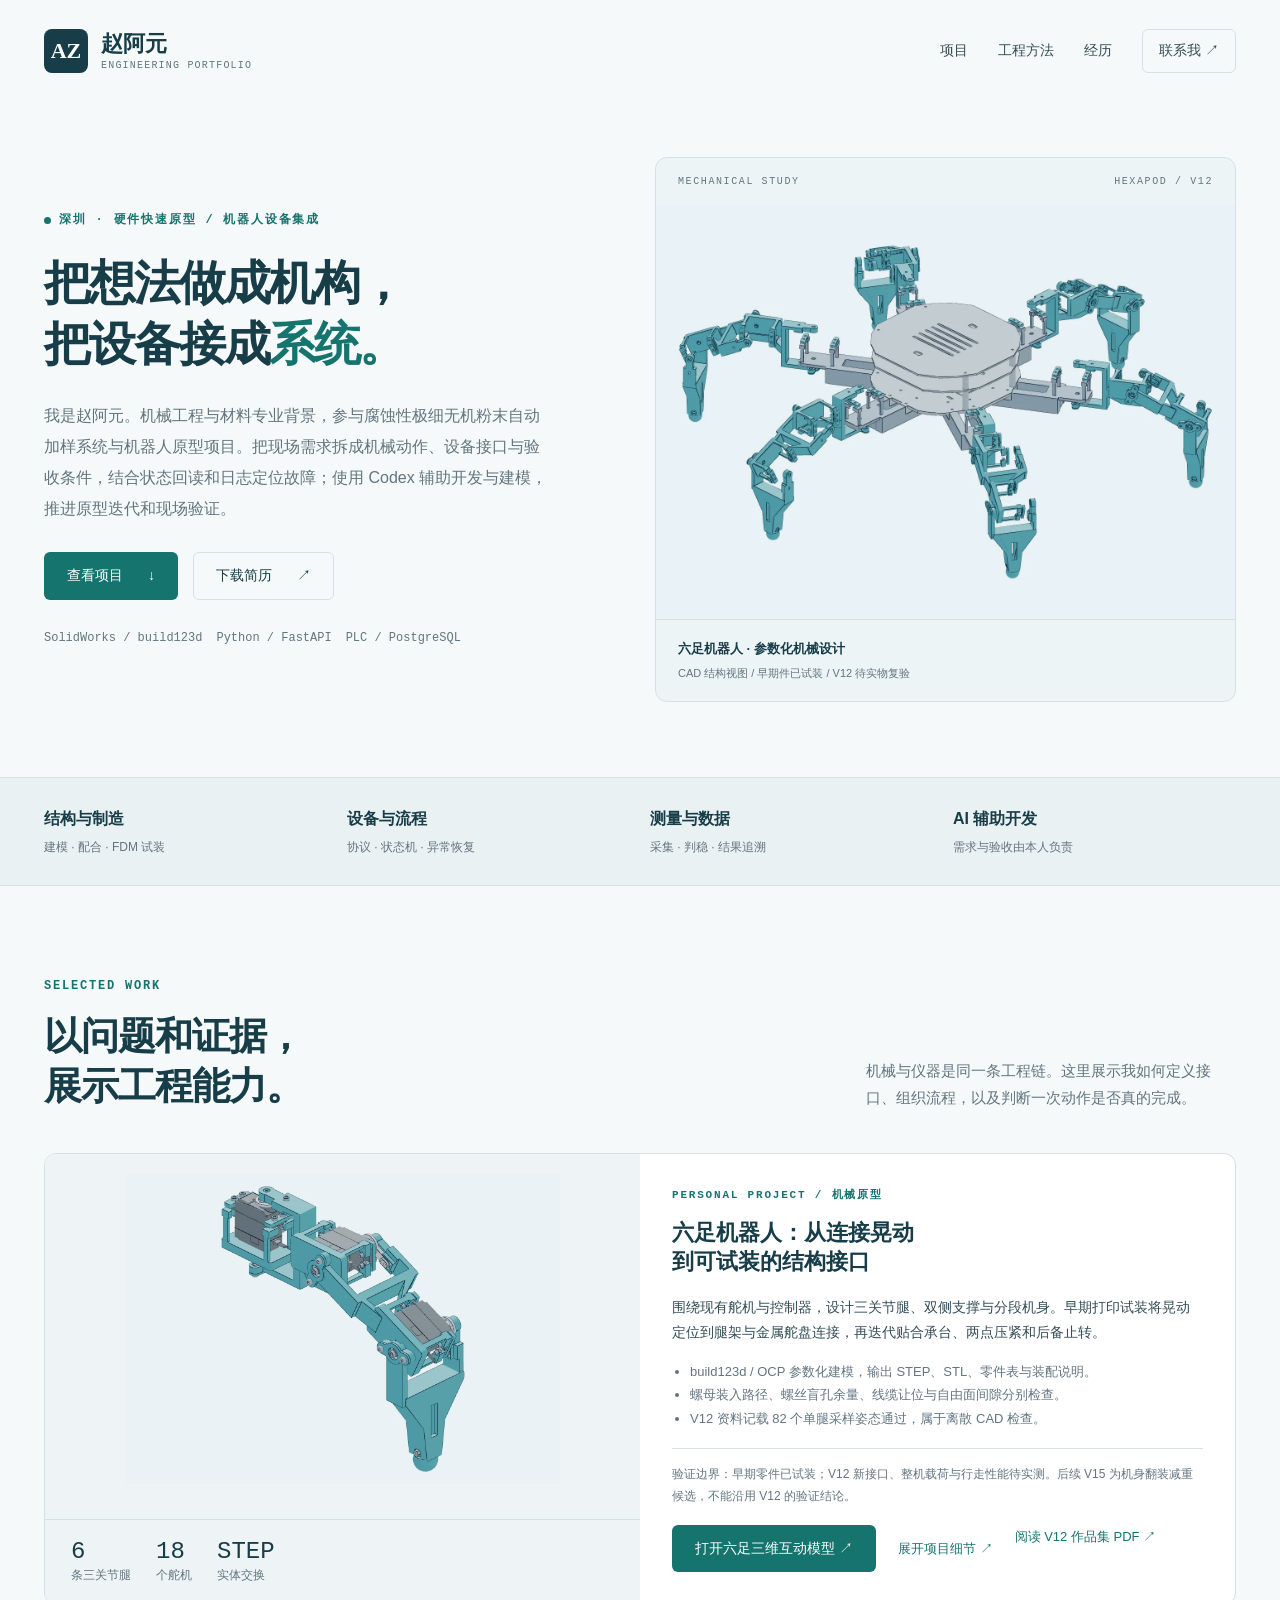
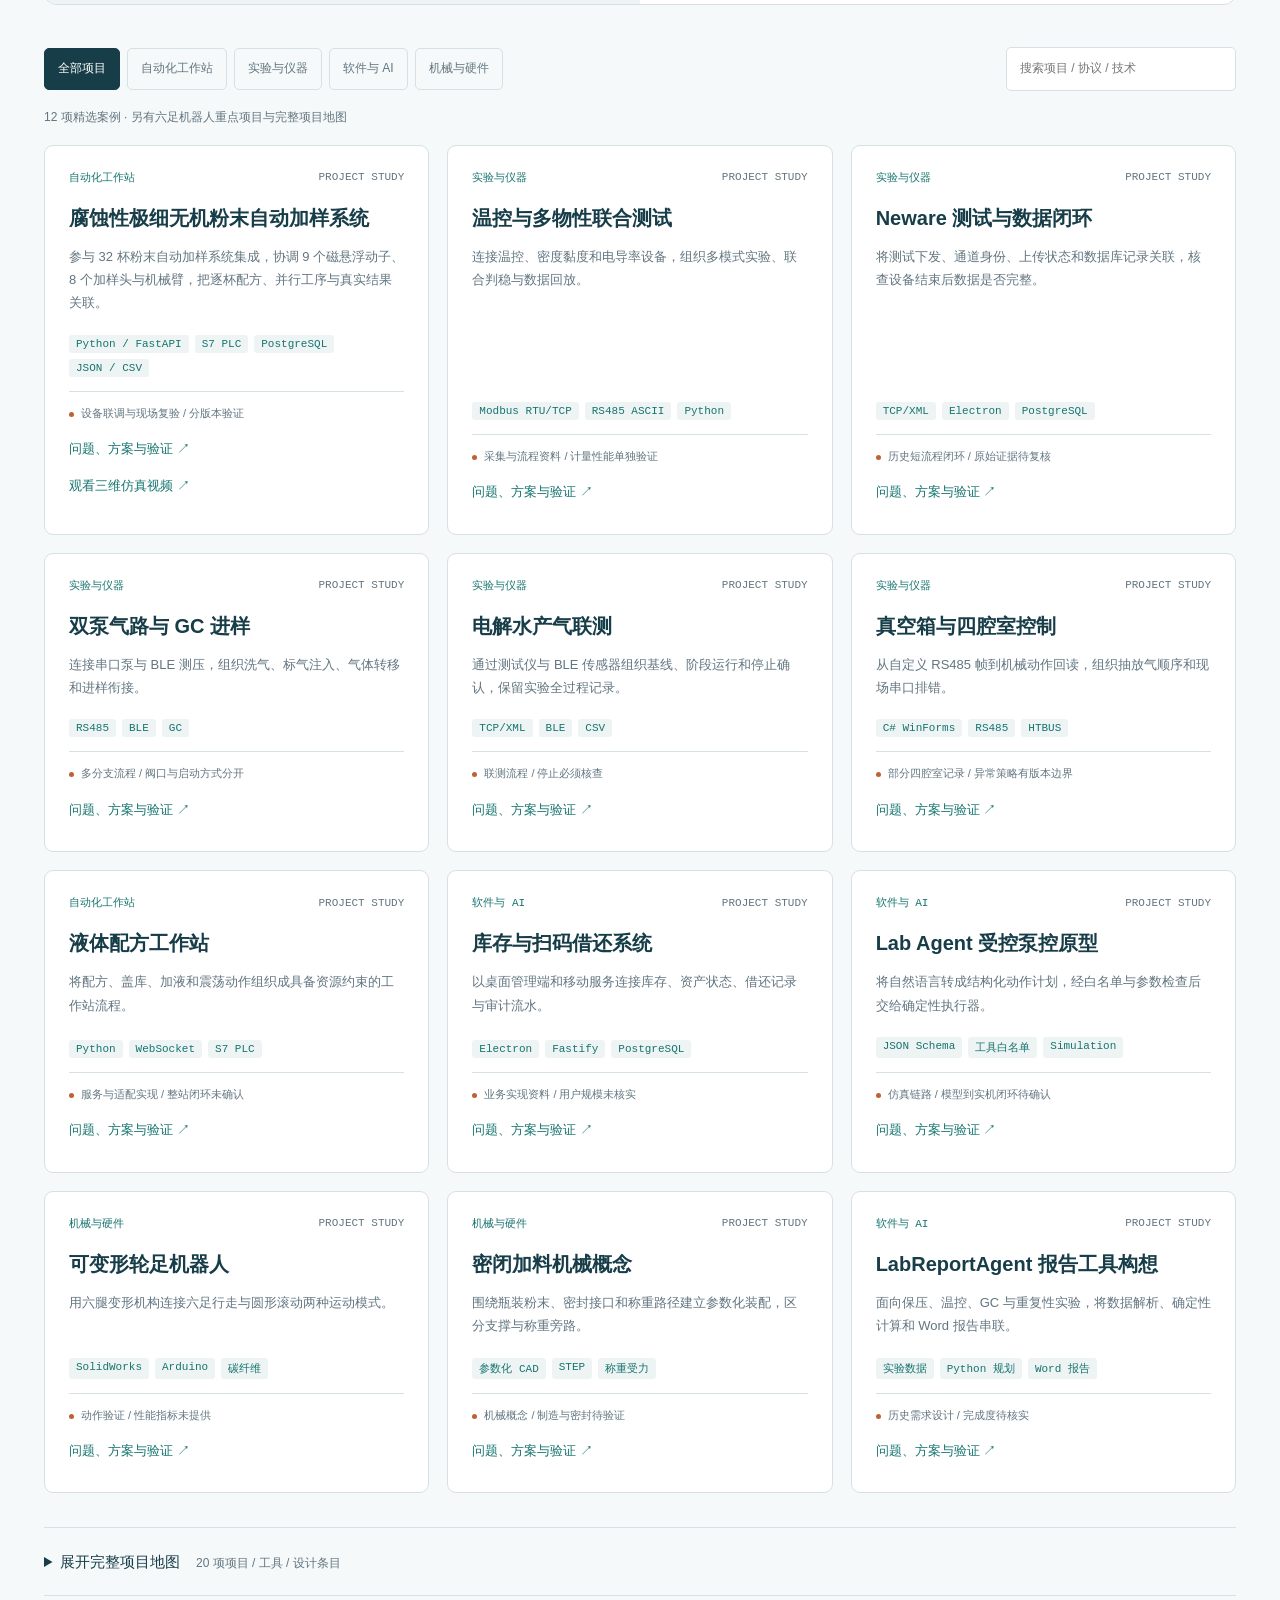
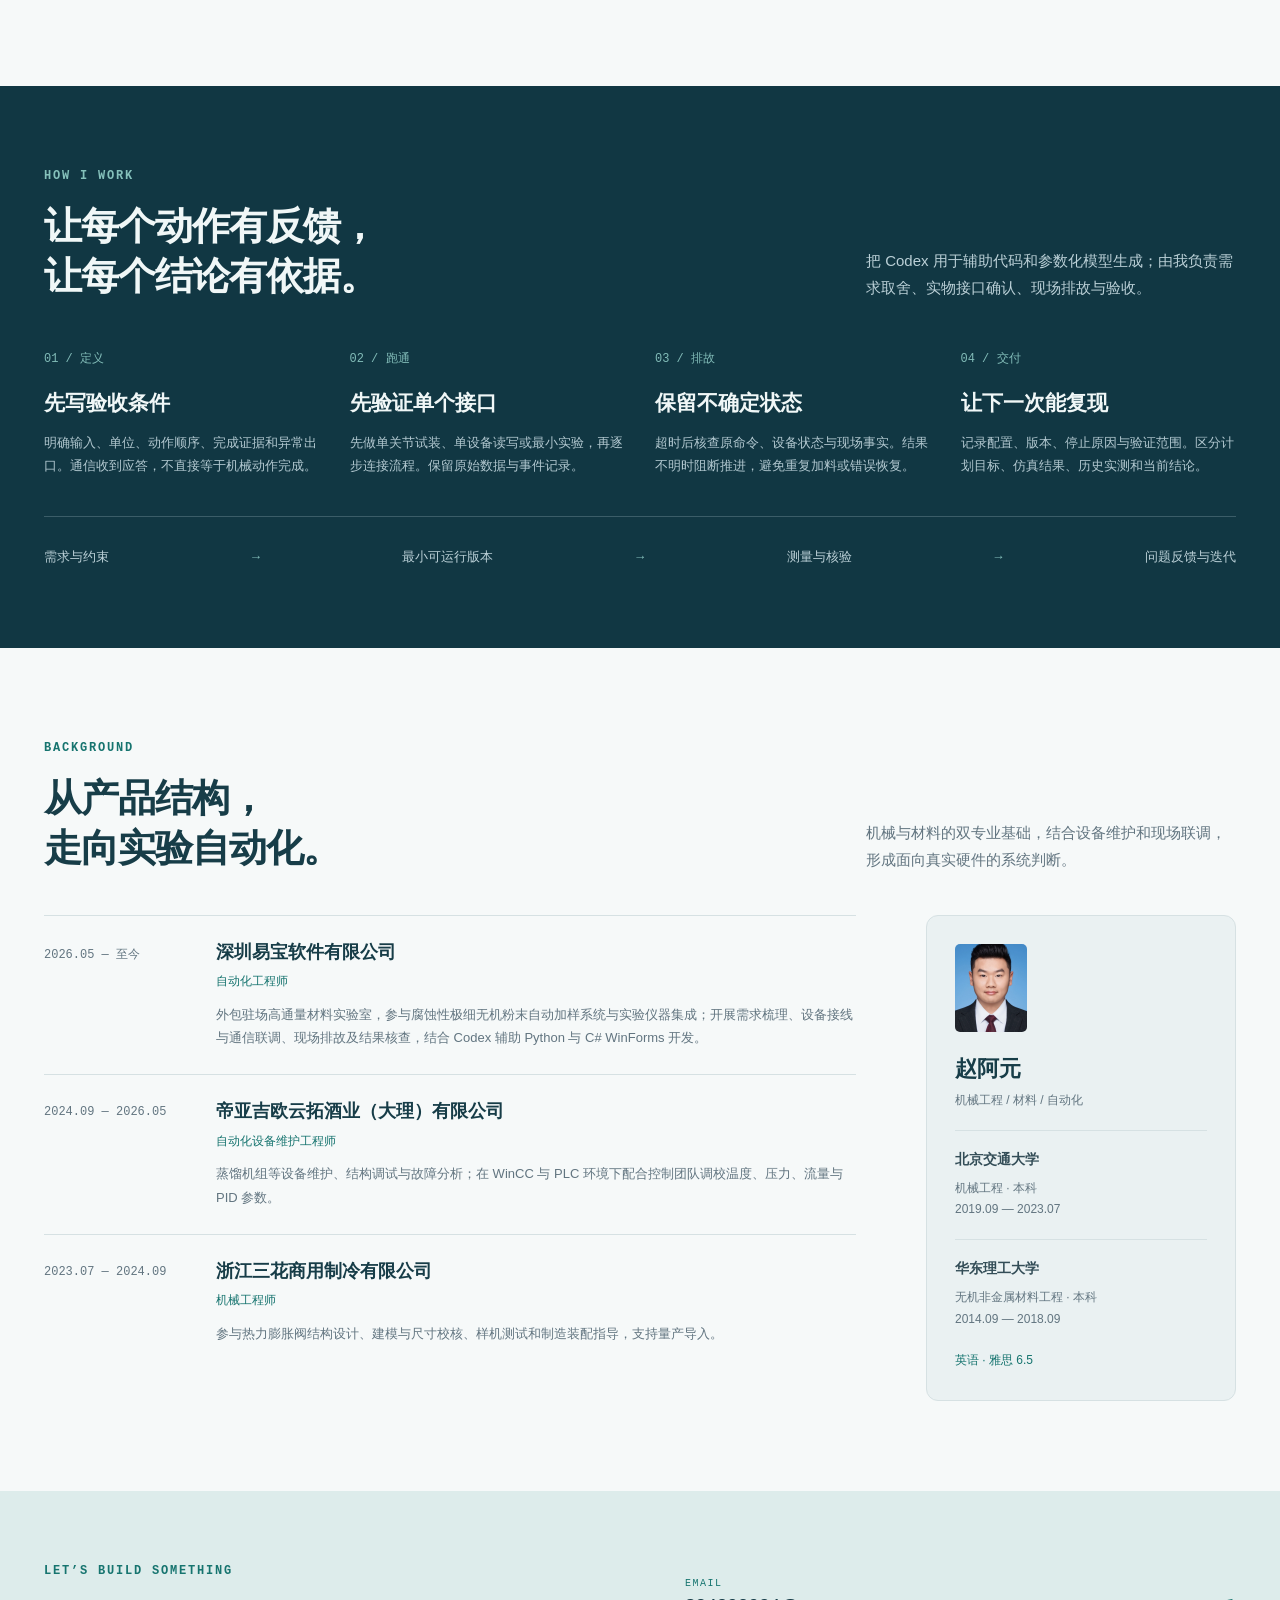
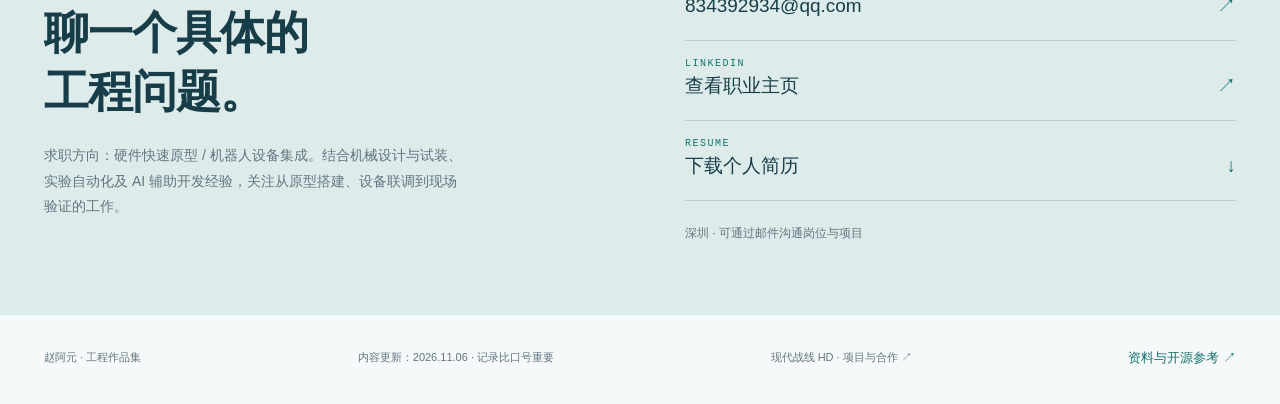
<file: index.html>
<!DOCTYPE html>
<html lang="zh-CN">
<head>
  <meta charset="UTF-8">
  <meta name="viewport" content="width=device-width, initial-scale=1">
  <meta name="description" content="赵阿元的工程作品集：硬件快速原型、机器人设备集成与实验自动化。展示六足机器人、32 杯腐蚀性极细无机粉末自动加样系统、设备联调与数据追溯实践。">
  <meta name="theme-color" content="#173d48">
  <title>赵阿元 · 硬件原型与机器人设备集成</title>
  <link rel="icon" href="assets/favicon.svg" type="image/svg+xml">
  <link rel="stylesheet" href="style.css">
  <script src="app.js" defer></script>
</head>
<body>
  <a class="skip" href="#main">跳至正文</a>
  <header class="header"><a class="brand" href="#home"><span class="brand-mark">AZ</span><span>赵阿元<small>ENGINEERING PORTFOLIO</small></span></a><nav aria-label="主导航"><a href="#projects">项目</a><a href="#approach">工程方法</a><a href="#experience">经历</a><a class="nav-contact" href="#contact">联系我 <span aria-hidden="true">↗</span></a></nav></header>
  <main id="main">
    <section class="hero wrap" id="home">
      <div class="hero-copy"><p class="eyebrow"><span class="dot"></span> 深圳 · 硬件快速原型 / 机器人设备集成</p><h1>把想法做成机构，<br>把设备接成<span>系统。</span></h1><p class="intro">我是赵阿元。机械工程与材料专业背景，参与腐蚀性极细无机粉末自动加样系统与机器人原型项目。把现场需求拆成机械动作、设备接口与验收条件，结合状态回读和日志定位故障；使用 Codex 辅助开发与建模，推进原型迭代和现场验证。</p><div class="actions"><a class="button primary" href="#projects">查看项目 <span aria-hidden="true">↓</span></a><a class="button secondary" href="assets/resume.docx" download="赵阿元_机械设计与硬件快速原型工程师_中文简历_20261105.docx">下载简历 <span aria-hidden="true">↗</span></a></div><div class="hero-tags"><span>SolidWorks / build123d</span><span>Python / FastAPI</span><span>PLC / PostgreSQL</span></div></div>
      <figure class="hero-visual"><div class="figure-top"><span>MECHANICAL STUDY</span><span>HEXAPOD / V12</span></div><img src="assets/image1.webp" onerror="this.onerror=null;this.src='assets/image1.png'" alt="六足机器人V12打印结构CAD总览，未显示舵机和金属五金" width="1400" height="1000"><figcaption><strong>六足机器人 · 参数化机械设计</strong><span>CAD 结构视图 / 早期件已试装 / V12 待实物复验</span></figcaption></figure>
    </section>
    <div class="scope-strip"><div class="wrap"><span>结构与制造<small>建模 · 配合 · FDM 试装</small></span><span>设备与流程<small>协议 · 状态机 · 异常恢复</small></span><span>测量与数据<small>采集 · 判稳 · 结果追溯</small></span><span>AI 辅助开发<small>需求与验收由本人负责</small></span></div></div>
    <section class="section wrap" id="projects"><div class="section-head"><div><p class="eyebrow">SELECTED WORK</p><h2>以问题和证据，<br>展示工程能力。</h2></div><p>机械与仪器是同一条工程链。这里展示我如何定义接口、组织流程，以及判断一次动作是否真的完成。</p></div>
      <article class="featured"><div class="feature-media"><img src="assets/image2.webp" onerror="this.onerror=null;this.src='assets/image2.png'" alt="三关节机器人单腿CAD装配视图" loading="lazy"><div class="feature-stats"><span><b>6</b> 条三关节腿</span><span><b>18</b> 个舵机</span><span><b>STEP</b> 实体交换</span></div></div><div class="feature-text"><p class="eyebrow">PERSONAL PROJECT / 机械原型</p><h3>六足机器人：从连接晃动<br>到可试装的结构接口</h3><p>围绕现有舵机与控制器，设计三关节腿、双侧支撑与分段机身。早期打印试装将晃动定位到腿架与金属舵盘连接，再迭代贴合承台、两点压紧和后备止转。</p><ul><li>build123d / OCP 参数化建模，输出 STEP、STL、零件表与装配说明。</li><li>螺母装入路径、螺丝盲孔余量、线缆让位与自由面间隙分别检查。</li><li>V12 资料记载 82 个单腿采样姿态通过，属于离散 CAD 检查。</li></ul><p class="boundary">验证边界：早期零件已试装；V12 新接口、整机载荷与行走性能待实测。后续 V15 为机身翻装减重候选，不能沿用 V12 的验证结论。</p><div class="actions"><a class="button primary" href="hexapod/index.html">打开六足三维互动模型 ↗</a><button class="text-link" data-project="hexapod">展开项目细节 ↗</button><a class="text-link" href="assets/hexapod-portfolio.pdf" target="_blank" rel="noopener">阅读 V12 作品集 PDF ↗</a></div></div></article>
      <div class="project-toolbar"><div class="filters" role="group" aria-label="筛选项目"><button class="active" data-filter="all" aria-pressed="true">全部项目</button><button data-filter="automation" aria-pressed="false">自动化工作站</button><button data-filter="instrument" aria-pressed="false">实验与仪器</button><button data-filter="software" aria-pressed="false">软件与 AI</button><button data-filter="mechanical" aria-pressed="false">机械与硬件</button></div><label class="search"><span class="sr-only">搜索项目和技术</span><input id="search" type="search" placeholder="搜索项目 / 协议 / 技术" autocomplete="off"></label></div>
      <p class="result-label" id="result-label" aria-live="polite"></p><div class="project-grid" id="project-grid"></div><p class="empty" id="empty" hidden>没有匹配的项目。试试“温控”“PLC”或清空搜索。</p>
      <details class="catalog"><summary>展开完整项目地图 <span>20 项项目 / 工具 / 设计条目</span></summary><p>依据 2026-09-28 项目总册归并；同源工具与版本不重复计算为独立产线，概念方案与实机项目分开标注。</p><div class="table-scroll"><table><caption class="sr-only">工程项目完整地图</caption><thead><tr><th>条目</th><th>范围</th><th>资料中的成熟度边界</th></tr></thead><tbody id="catalog-body"></tbody></table></div></details>
    </section>
    <section class="method-section" id="approach"><div class="wrap"><div class="section-head"><div><p class="eyebrow">HOW I WORK</p><h2>让每个动作有反馈，<br>让每个结论有依据。</h2></div><p>把 Codex 用于辅助代码和参数化模型生成；由我负责需求取舍、实物接口确认、现场排故与验收。</p></div><div class="method-grid"><article><span class="step">01 / 定义</span><h3>先写验收条件</h3><p>明确输入、单位、动作顺序、完成证据和异常出口。通信收到应答，不直接等于机械动作完成。</p></article><article><span class="step">02 / 跑通</span><h3>先验证单个接口</h3><p>先做单关节试装、单设备读写或最小实验，再逐步连接流程。保留原始数据与事件记录。</p></article><article><span class="step">03 / 排故</span><h3>保留不确定状态</h3><p>超时后核查原命令、设备状态与现场事实。结果不明时阻断推进，避免重复加料或错误恢复。</p></article><article><span class="step">04 / 交付</span><h3>让下一次能复现</h3><p>记录配置、版本、停止原因与验证范围。区分计划目标、仿真结果、历史实测和当前结论。</p></article></div><div class="flow-line"><span>需求与约束</span><i aria-hidden="true">→</i><span>最小可运行版本</span><i aria-hidden="true">→</i><span>测量与核验</span><i aria-hidden="true">→</i><span>问题反馈与迭代</span></div></div></section>
    <section class="section wrap" id="experience"><div class="section-head"><div><p class="eyebrow">BACKGROUND</p><h2>从产品结构，<br>走向实验自动化。</h2></div><p>机械与材料的双专业基础，结合设备维护和现场联调，形成面向真实硬件的系统判断。</p></div><div class="background-grid"><div class="timeline"><article><time>2026.05 — 至今</time><div><h3>深圳易宝软件有限公司</h3><p class="role">自动化工程师</p><p>外包驻场高通量材料实验室，参与腐蚀性极细无机粉末自动加样系统与实验仪器集成；开展需求梳理、设备接线与通信联调、现场排故及结果核查，结合 Codex 辅助 Python 与 C# WinForms 开发。</p></div></article><article><time>2024.09 — 2026.05</time><div><h3>帝亚吉欧云拓酒业（大理）有限公司</h3><p class="role">自动化设备维护工程师</p><p>蒸馏机组等设备维护、结构调试与故障分析；在 WinCC 与 PLC 环境下配合控制团队调校温度、压力、流量与 PID 参数。</p></div></article><article><time>2023.07 — 2024.09</time><div><h3>浙江三花商用制冷有限公司</h3><p class="role">机械工程师</p><p>参与热力膨胀阀结构设计、建模与尺寸校核、样机测试和制造装配指导，支持量产导入。</p></div></article></div><aside class="education"><img src="assets/portrait.png" alt="赵阿元个人照片" width="180" height="220" loading="lazy"><h3>赵阿元</h3><p>机械工程 / 材料 / 自动化</p><div><strong>北京交通大学</strong><p>机械工程 · 本科<br>2019.09 — 2023.07</p></div><div><strong>华东理工大学</strong><p>无机非金属材料工程 · 本科<br>2014.09 — 2018.09</p></div><span class="language">英语 · 雅思 6.5</span></aside></div></section>
    <section class="contact-section" id="contact"><div class="wrap contact-grid"><div><p class="eyebrow">LET’S BUILD SOMETHING</p><h2>聊一个具体的<br>工程问题。</h2><p>求职方向：硬件快速原型 / 机器人设备集成。结合机械设计与试装、实验自动化及 AI 辅助开发经验，关注从原型搭建、设备联调到现场验证的工作。</p></div><div class="contact-links"><a href="mailto:834392934@qq.com"><small>EMAIL</small><span>834392934@qq.com <b aria-hidden="true">↗</b></span></a><a href="https://www.linkedin.com/in/%E9%98%BF%E5%85%83-%E8%B5%B5-064b16136/" target="_blank" rel="noopener"><small>LINKEDIN</small><span>查看职业主页 <b aria-hidden="true">↗</b></span></a><a href="assets/resume.docx" download="赵阿元_机械设计与硬件快速原型工程师_中文简历_20261105.docx"><small>RESUME</small><span>下载个人简历 <b aria-hidden="true">↓</b></span></a><p>深圳 · 可通过邮件沟通岗位与项目</p></div></div></section>
  </main>
  <footer class="wrap footer"><span>赵阿元 · 工程作品集</span><span>内容更新：2026.11.06 · 记录比口号重要</span><a href="https://ayuan-zhao-engineering.sunny-seal-5928.chatgpt.site/modern-front-hd/">现代战线 HD · 项目与合作 ↗</a><button id="sources-button" class="text-link">资料与开源参考 ↗</button></footer>
  <dialog id="project-dialog" aria-labelledby="dialog-title"><div class="dialog-top"><p class="eyebrow" id="dialog-category"></p><button class="close" aria-label="关闭项目详情">×</button></div><h2 id="dialog-title"></h2><div id="dialog-content"></div><button class="button secondary close-bottom">返回作品集</button></dialog>
</body>
</html>
</file>
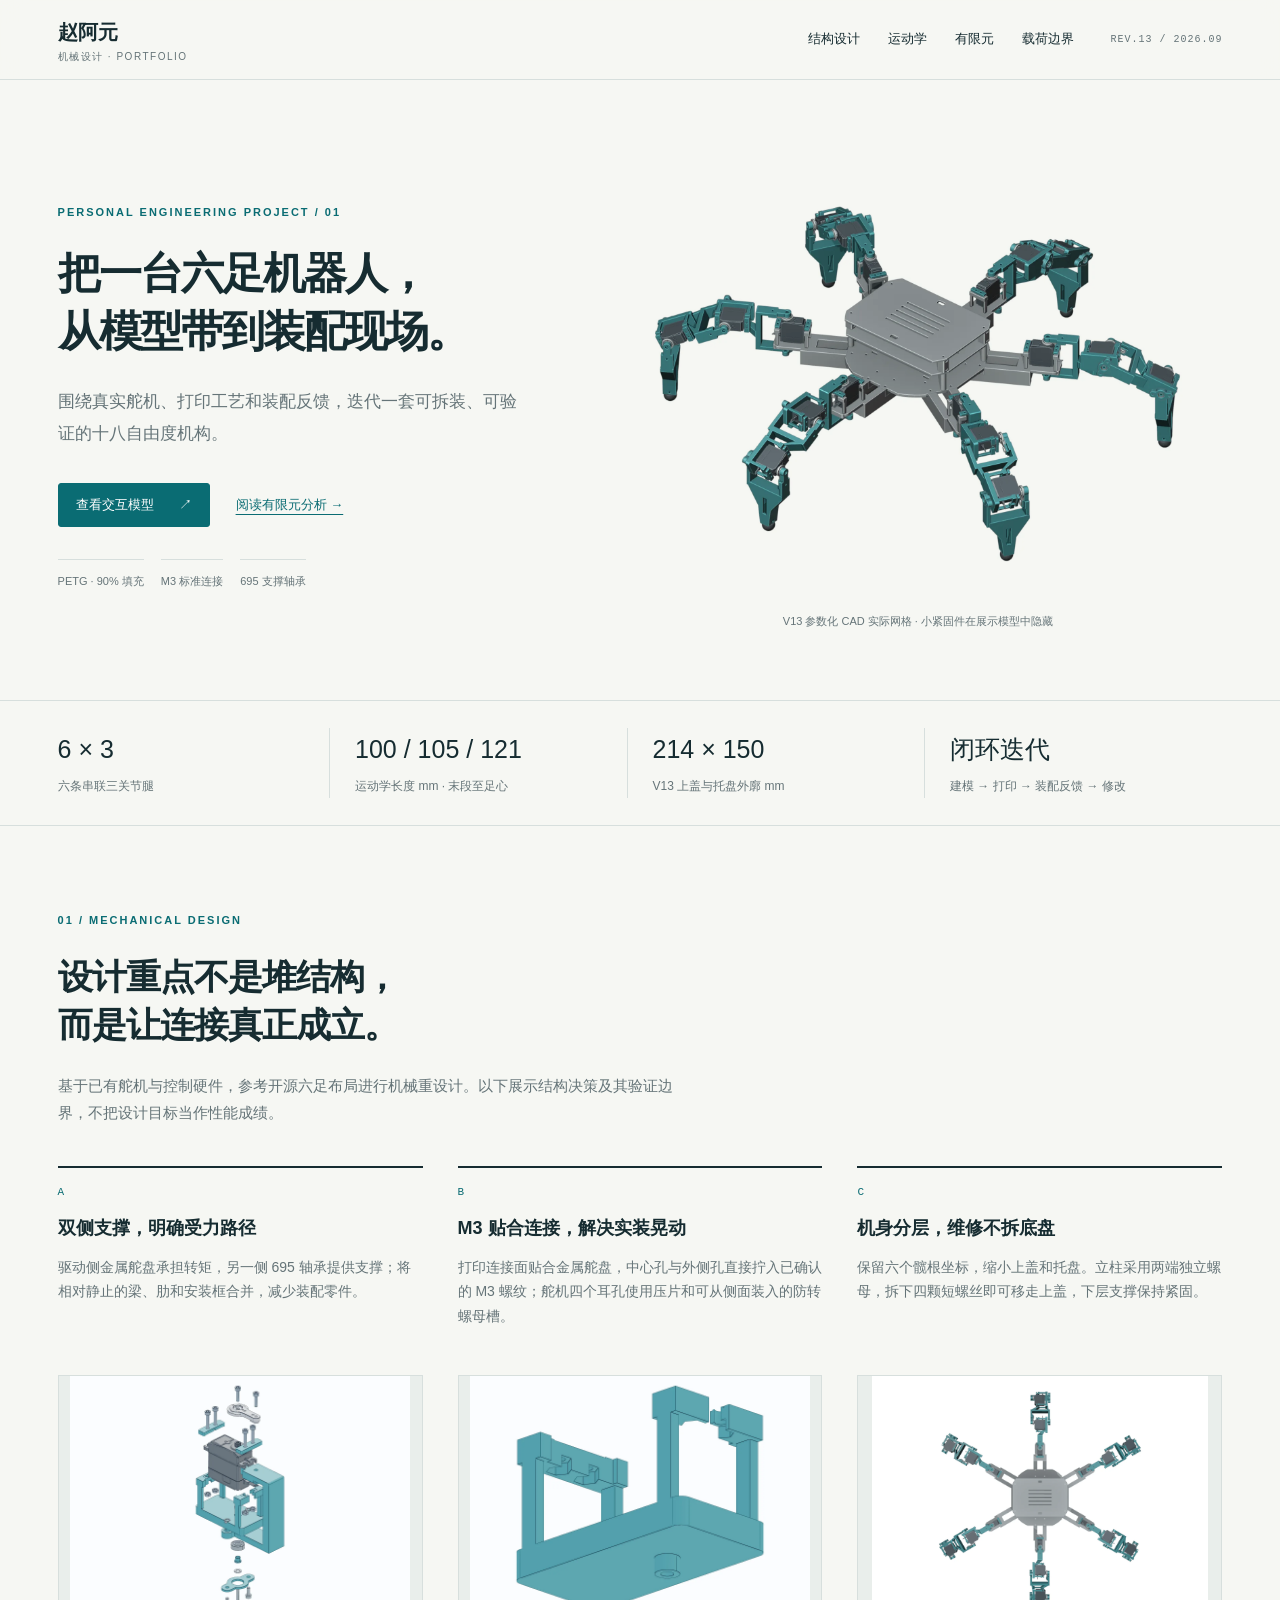
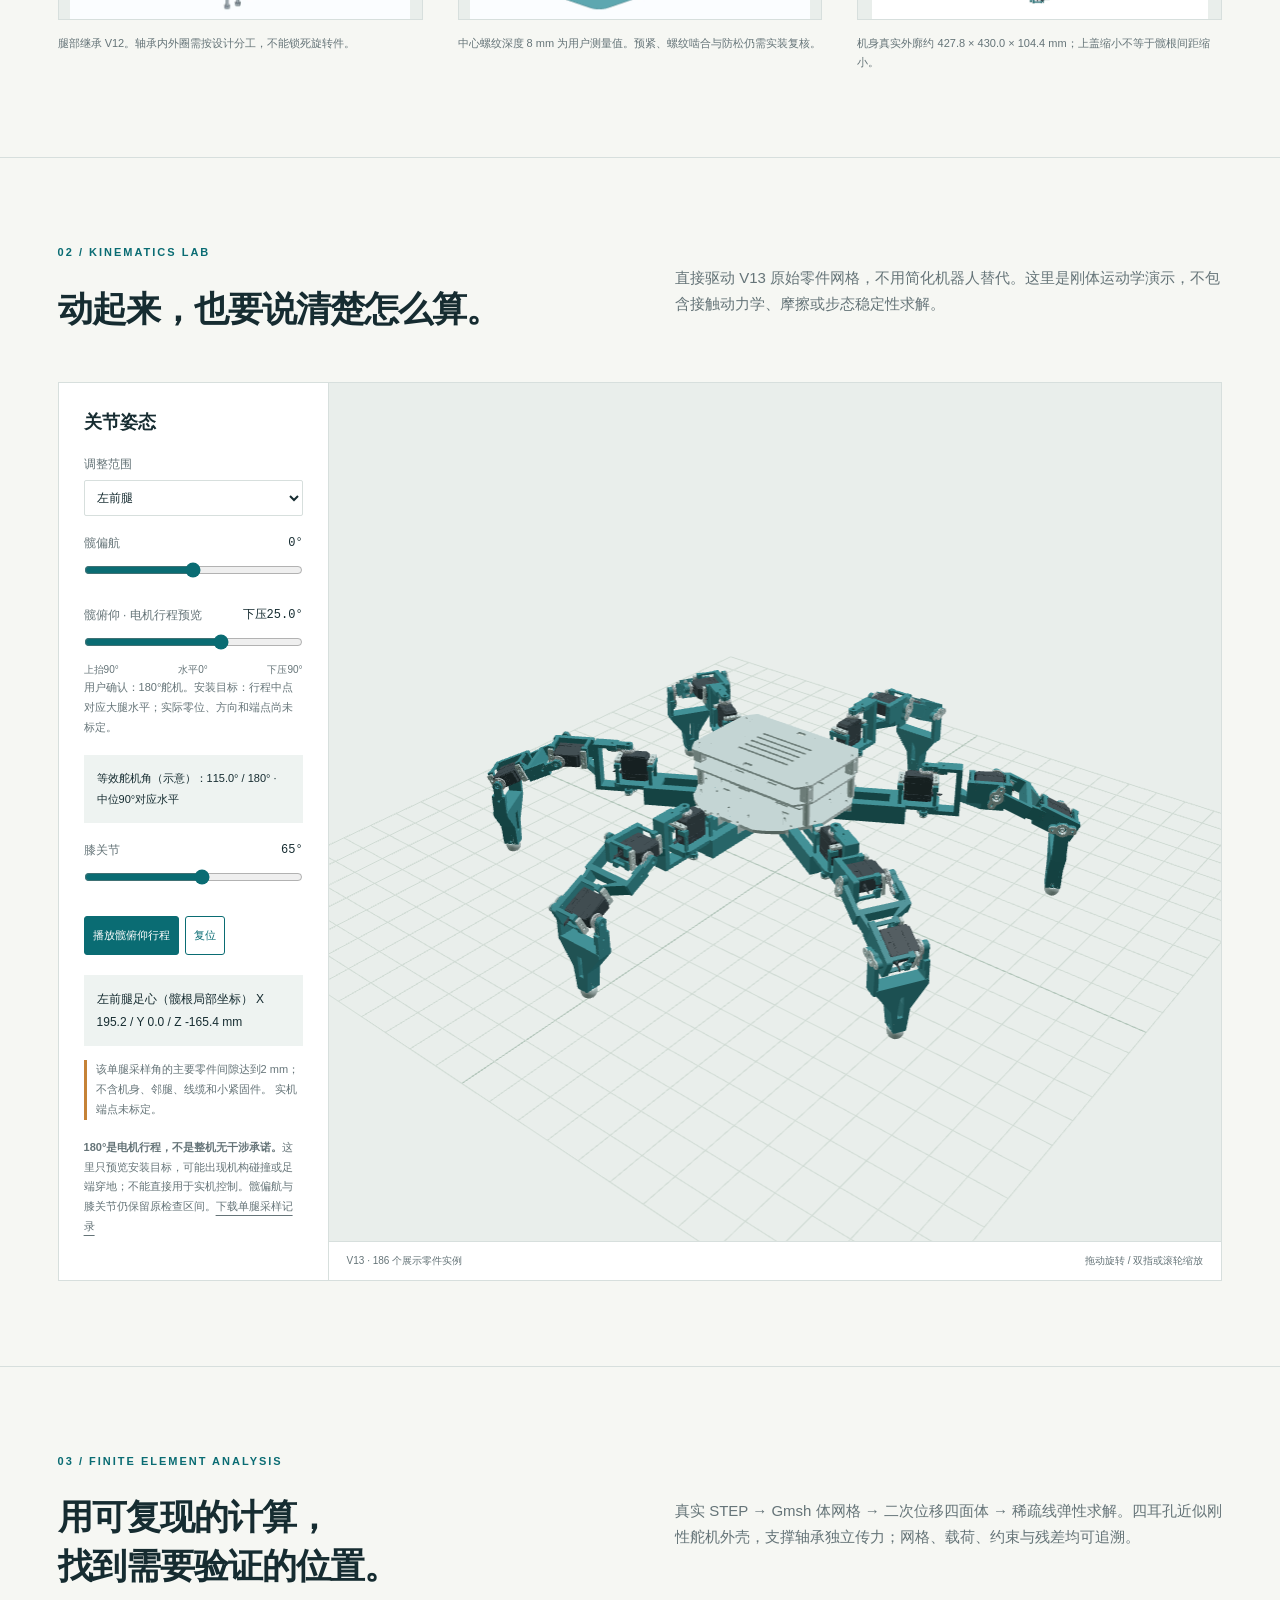
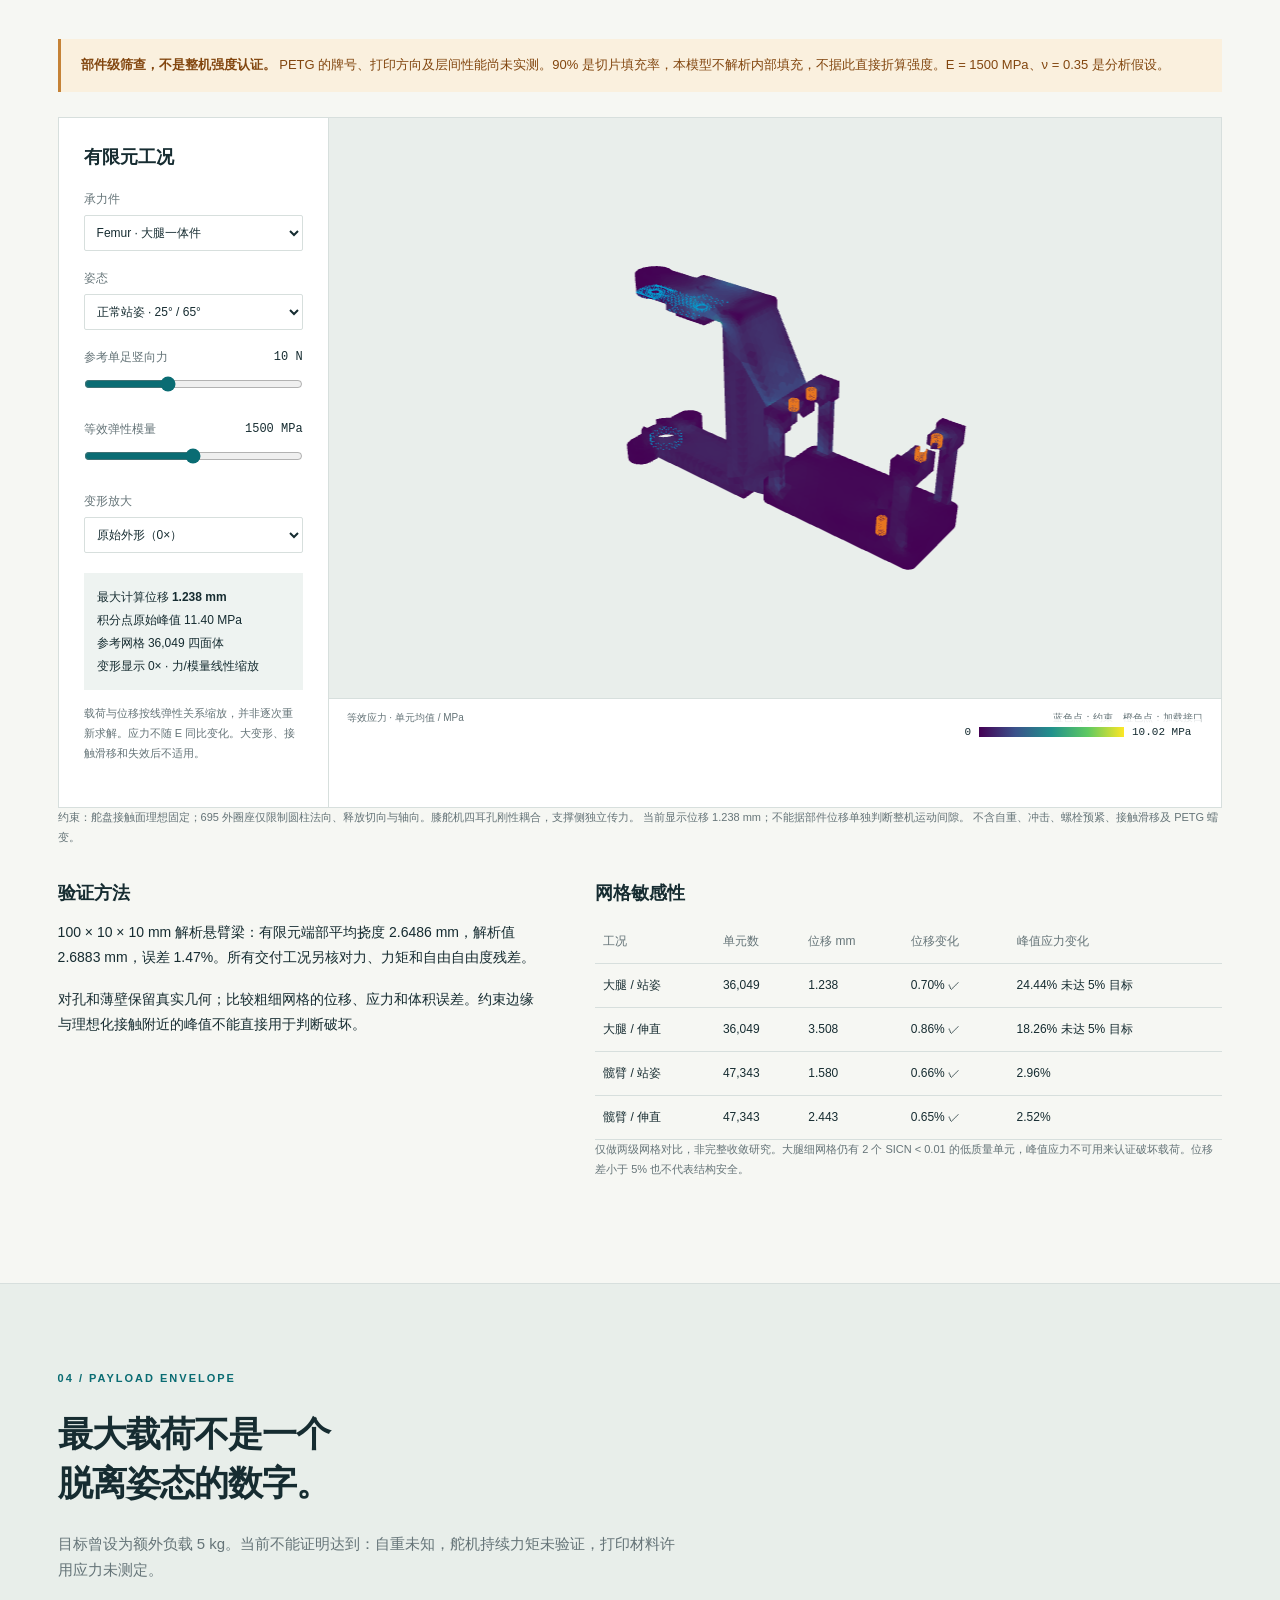
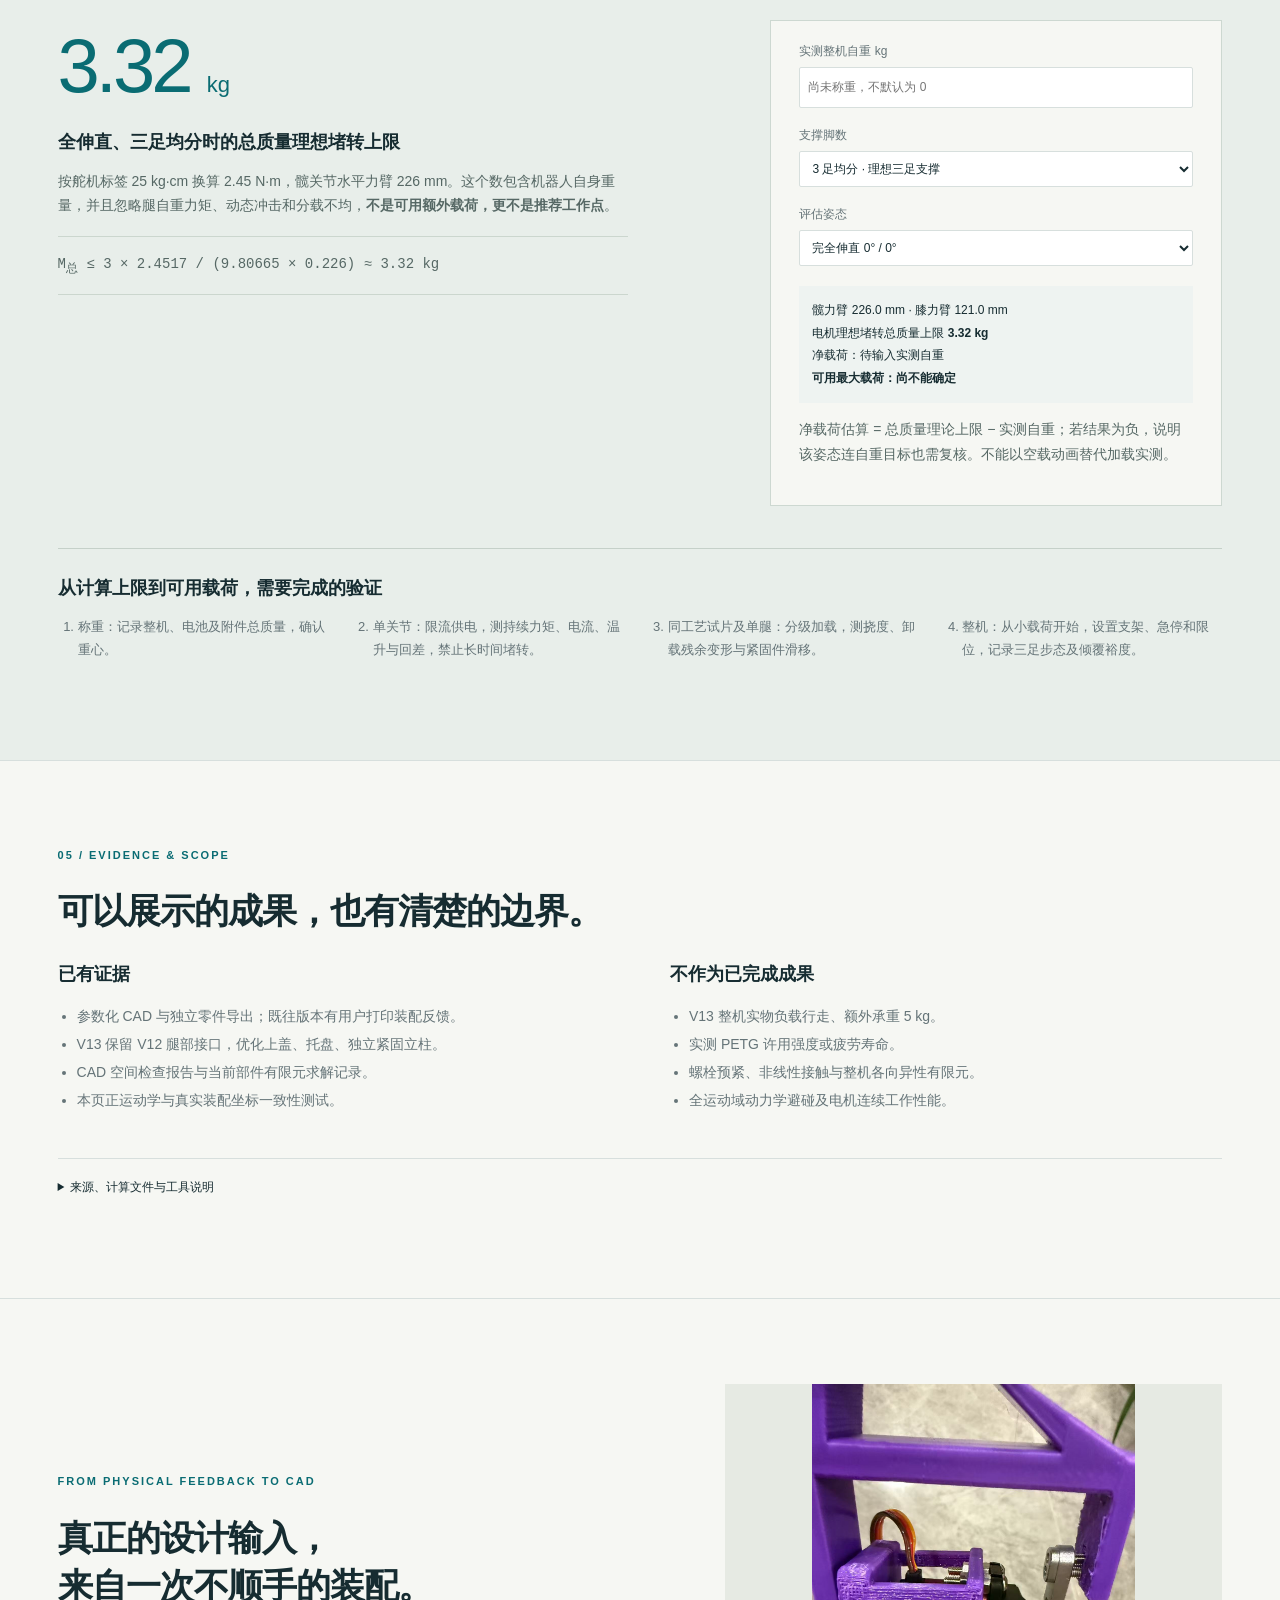
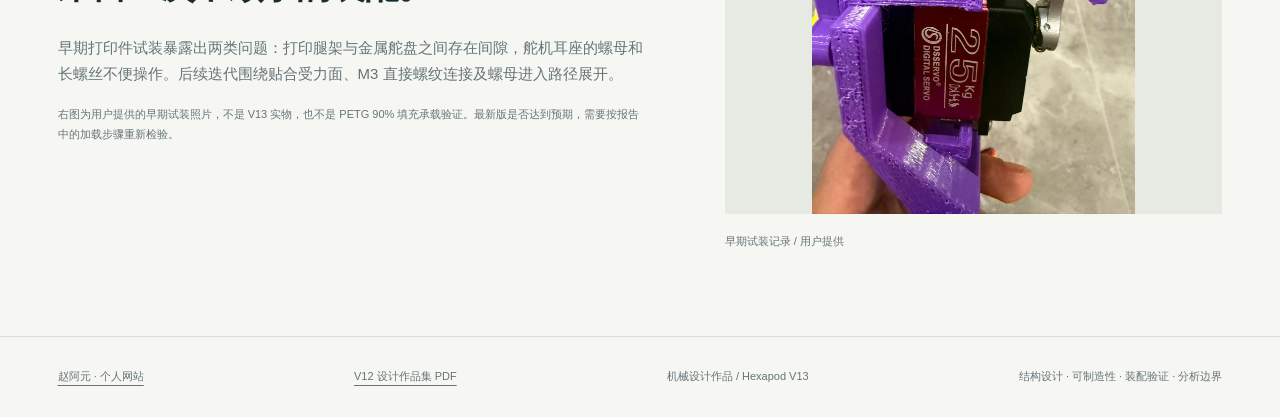
<file: hexapod/index.html>
<!doctype html>
<html lang="zh-CN"><head><meta charset="UTF-8"><meta name="viewport" content="width=device-width,initial-scale=1">
<meta name="description" content="赵阿元的机械设计作品：V13 六足机器人，从装配反馈、参数化结构到运动学与有限元验证。">
<title>赵阿元 · 六足机器人 | 机械设计作品</title><link rel="stylesheet" href="style.css"><link rel="stylesheet" href="prototype.css">
</head>
<body>
<header><a class="brand" href="../index.html">赵阿元<span>机械设计 · PORTFOLIO</span></a><nav aria-label="页面导航"><a href="#design">结构设计</a><a href="#motion">运动学</a><a href="#fea">有限元</a><a href="#capacity">载荷边界</a></nav><span class="revision">REV.13 / 2026.09</span></header>
<main>
<section class="hero" id="home"><div class="hero-copy"><p class="eyebrow">PERSONAL ENGINEERING PROJECT / 01</p><h1>把一台六足机器人，<br>从模型带到装配现场。</h1><p class="lead">围绕真实舵机、打印工艺和装配反馈，迭代一套可拆装、可验证的十八自由度机构。</p><div class="hero-actions"><a class="button" href="#motion">查看交互模型 <span>↗</span></a><a class="text-link" href="#fea">阅读有限元分析 →</a></div><div class="hero-tags"><span>PETG · 90% 填充</span><span>M3 标准连接</span><span>695 支撑轴承</span></div></div><figure class="hero-visual"><img src="assets/hero.webp" onerror="this.onerror=null;this.src='assets/hero.png'" alt="V13 六足机器人真实 CAD 总装配渲染"><figcaption>V13 参数化 CAD 实际网格 · 小紧固件在展示模型中隐藏</figcaption></figure></section>
<div class="facts"><div><strong>6 × 3</strong><span>六条串联三关节腿</span></div><div><strong>100 / 105 / 121</strong><span>运动学长度 mm · 末段至足心</span></div><div><strong>214 × 150</strong><span>V13 上盖与托盘外廓 mm</span></div><div><strong>闭环迭代</strong><span>建模 → 打印 → 装配反馈 → 修改</span></div></div>
<section class="section" id="design"><div class="section-title"><p class="eyebrow">01 / MECHANICAL DESIGN</p><h2>设计重点不是堆结构，<br>而是让连接真正成立。</h2><p>基于已有舵机与控制硬件，参考开源六足布局进行机械重设计。以下展示结构决策及其验证边界，不把设计目标当作性能成绩。</p></div><div class="design-grid"><article><span class="item-no">A</span><h3>双侧支撑，明确受力路径</h3><p>驱动侧金属舵盘承担转矩，另一侧 695 轴承提供支撑；将相对静止的梁、肋和安装框合并，减少装配零件。</p><img loading="lazy" decoding="async" src="assets/joint.webp" onerror="this.onerror=null;this.src='assets/joint.png'" alt="V12/V13 共用单关节分解图"><small>腿部继承 V12。轴承内外圈需按设计分工，不能锁死旋转件。</small></article><article><span class="item-no">B</span><h3>M3 贴合连接，解决实装晃动</h3><p>打印连接面贴合金属舵盘，中心孔与外侧孔直接拧入已确认的 M3 螺纹；舵机四个耳孔使用压片和可从侧面装入的防转螺母槽。</p><img loading="lazy" decoding="async" src="assets/mount.webp" onerror="this.onerror=null;this.src='assets/mount.png'" alt="舵机安装座螺母进入路径"><small>中心螺纹深度 8 mm 为用户测量值。预紧、螺纹啮合与防松仍需实装复核。</small></article><article><span class="item-no">C</span><h3>机身分层，维修不拆底盘</h3><p>保留六个髋根坐标，缩小上盖和托盘。立柱采用两端独立螺母，拆下四颗短螺丝即可移走上盖，下层支撑保持紧固。</p><img loading="lazy" decoding="async" src="assets/top.webp" onerror="this.onerror=null;this.src='assets/top.png'" alt="V13 机身与六腿布局俯视图"><small>机身真实外廓约 427.8 × 430.0 × 104.4 mm；上盖缩小不等于髋根间距缩小。</small></article></div></section>
<section class="section" id="motion"><div class="section-title inline"><div><p class="eyebrow">02 / KINEMATICS LAB</p><h2>动起来，也要说清楚怎么算。</h2></div><p>直接驱动 V13 原始零件网格，不用简化机器人替代。这里是刚体运动学演示，不包含接触动力学、摩擦或步态稳定性求解。</p></div><div class="lab"><div class="control-panel"><h3>关节姿态</h3><label>调整范围<select id="leg-select"><option value="all">六条腿同步（需另验避让）</option><option value="front_left" selected>左前腿</option><option value="middle_left">左中腿</option><option value="rear_left">左后腿</option><option value="front_right">右前腿</option><option value="middle_right">右中腿</option><option value="rear_right">右后腿</option></select></label><label for="yaw">髋偏航 <output id="yaw-out">0°</output></label><input id="yaw" type="range" min="-45" max="45" value="0"><label for="hip">髋俯仰 · 电机行程预览 <output id="hip-out">下压25.0°</output></label><input id="hip" type="range" min="-90" max="90" step="0.1" value="25"><div class="hip-scale"><span>上抬90°</span><span>水平0°</span><span>下压90°</span></div><p class="note">用户确认：180°舵机。安装目标：行程中点对应大腿水平；实际零位、方向和端点尚未标定。</p><div class="readout" id="servo-readout">等效舵机角（示意）：115.0° / 180°</div><label for="knee">膝关节 <output id="knee-out">65°</output></label><input id="knee" type="range" min="0" max="120" value="65"><div class="button-row"><button id="play">播放髋俯仰行程</button><button id="reset" class="secondary">复位</button></div><div class="readout" id="foot-readout">足心位置计算中</div><p id="hip-evidence" class="note">几何采样证据载入中…</p><p class="note"><strong>180°是电机行程，不是整机无干涉承诺。</strong>这里只预览安装目标，可能出现机构碰撞或足端穿地；不能直接用于实机控制。髋偏航与膝关节仍保留原检查区间。<a href="assets/hip-travel-probe.json" download>下载单腿采样记录</a></p></div><div class="viewport-wrap"><div id="robot-view" class="viewport"><img loading="lazy" decoding="async" class="view-preview" src="assets/hero.webp" onerror="this.onerror=null;this.src='assets/hero.png'" alt="六足机器人 V13 装配图"><p class="loading">正在打开三维模型。需要支持 WebGL 2 的浏览器。</p></div><div class="view-caption"><span id="model-status">V13 · 模型加载中</span><span>拖动旋转 / 双指或滚轮缩放</span></div></div></div></section>
<section class="section" id="fea"><div class="section-title inline"><div><p class="eyebrow">03 / FINITE ELEMENT ANALYSIS</p><h2>用可复现的计算，<br>找到需要验证的位置。</h2></div><p>真实 STEP → Gmsh 体网格 → 二次位移四面体 → 稀疏线弹性求解。四耳孔近似刚性舵机外壳，支撑轴承独立传力；网格、载荷、约束与残差均可追溯。</p></div><div class="warning"><strong>部件级筛查，不是整机强度认证。</strong> PETG 的牌号、打印方向及层间性能尚未实测。90% 是切片填充率，本模型不解析内部填充，不据此直接折算强度。E = 1500 MPa、ν = 0.35 是分析假设。</div><div class="lab fea-lab"><div class="control-panel"><h3>有限元工况</h3><label>承力件<select id="fea-part"><option value="femur">Femur · 大腿一体件</option><option value="spoke_long">Spoke · 长髋座支臂</option></select></label><label>姿态<select id="fea-pose"><option value="neutral">正常站姿 · 25° / 65°</option><option value="extended">完全伸直 · 0° / 0°</option></select></label><label for="force">参考单足竖向力 <output id="force-out">10 N</output></label><input id="force" type="range" min="1" max="25" step=".5" value="10"><label for="modulus">等效弹性模量 <output id="modulus-out">1500 MPa</output></label><input id="modulus" type="range" min="1000" max="2000" step="100" value="1500"><label>变形放大<select id="deform"><option value="0">原始外形（0×）</option><option value="1">真实计算位移（1×）</option><option value="10">位移放大（10×）</option></select></label><div class="readout" id="fea-readout">正在读取求解结果…</div><p class="note">载荷与位移按线弹性关系缩放，并非逐次重新求解。应力不随 E 同比变化。大变形、接触滑移和失效后不适用。</p></div><div class="viewport-wrap"><div id="fea-view" class="viewport"><img loading="lazy" decoding="async" class="view-preview" src="assets/fea/femur_neutral_joint_healed_3p2.png" alt="大腿正常站姿下的有限元应力云图"><p class="loading">正在打开有限元视图。</p></div><div class="stress-legend"><span>0</span><div></div><span id="stress-max">MPa</span></div><div class="view-caption"><span>等效应力 · 单元均值 / MPa</span><span>蓝色点：约束　橙色点：加载接口</span></div></div></div><p class="note" id="fea-validity"></p><div class="analysis-details"><div><h3>验证方法</h3><p id="benchmark-text">加载解析梁对照数据…</p><p>对孔和薄壁保留真实几何；比较粗细网格的位移、应力和体积误差。约束边缘与理想化接触附近的峰值不能直接用于判断破坏。</p></div><div><h3>网格敏感性</h3><div class="table-scroll"><table><thead><tr><th>工况</th><th>单元数</th><th>位移 mm</th><th>位移变化</th><th>峰值应力变化</th></tr></thead><tbody id="convergence-body"></tbody></table></div><p class="note">仅做两级网格对比，非完整收敛研究。大腿细网格仍有 2 个 SICN &lt; 0.01 的低质量单元，峰值应力不可用来认证破坏载荷。位移差小于 5% 也不代表结构安全。</p></div></div></section>
<section class="section capacity" id="capacity"><div class="section-title"><p class="eyebrow">04 / PAYLOAD ENVELOPE</p><h2>最大载荷不是一个<br>脱离姿态的数字。</h2><p>目标曾设为额外负载 5 kg。当前不能证明达到：自重未知，舵机持续力矩未验证，打印材料许用应力未测定。</p></div><div class="capacity-grid"><div><div class="capacity-number">3.32 <small>kg</small></div><h3>全伸直、三足均分时的总质量理想堵转上限</h3><p>按舵机标签 25 kg·cm 换算 2.45 N·m，髋关节水平力臂 226 mm。这个数包含机器人自身重量，并且忽略腿自重力矩、动态冲击和分载不均，<strong>不是可用额外载荷，更不是推荐工作点</strong>。</p><p class="formula">M<sub>总</sub> ≤ 3 × 2.4517 / (9.80665 × 0.226) ≈ 3.32 kg</p></div><div class="capacity-controls"><label>实测整机自重 kg<input id="self-mass" type="number" placeholder="尚未称重，不默认为 0" min="0" step=".1"></label><label>支撑脚数<select id="support-count"><option value="3">3 足均分 · 理想三足支撑</option><option value="6">6 足均分 · 理想静态站立</option></select></label><label>评估姿态<select id="capacity-pose"><option value="extended">完全伸直 0° / 0°</option><option value="neutral">正常站姿 25° / 65°</option><option value="swing">抬腿姿态 45° / 45°</option></select></label><div id="capacity-result" class="readout"></div><p class="note">净载荷估算 = 总质量理论上限 − 实测自重；若结果为负，说明该姿态连自重目标也需复核。不能以空载动画替代加载实测。</p></div></div><div class="validation-path"><h3>从计算上限到可用载荷，需要完成的验证</h3><ol><li>称重：记录整机、电池及附件总质量，确认重心。</li><li>单关节：限流供电，测持续力矩、电流、温升与回差，禁止长时间堵转。</li><li>同工艺试片及单腿：分级加载，测挠度、卸载残余变形与紧固件滑移。</li><li>整机：从小载荷开始，设置支架、急停和限位，记录三足步态及倾覆裕度。</li></ol></div></section>
<section class="section evidence"><p class="eyebrow">05 / EVIDENCE & SCOPE</p><h2>可以展示的成果，也有清楚的边界。</h2><div class="evidence-grid"><div><h3>已有证据</h3><ul><li>参数化 CAD 与独立零件导出；既往版本有用户打印装配反馈。</li><li>V13 保留 V12 腿部接口，优化上盖、托盘、独立紧固立柱。</li><li>CAD 空间检查报告与当前部件有限元求解记录。</li><li>本页正运动学与真实装配坐标一致性测试。</li></ul></div><div><h3>不作为已完成成果</h3><ul><li>V13 整机实物负载行走、额外承重 5 kg。</li><li>实测 PETG 许用强度或疲劳寿命。</li><li>螺栓预紧、非线性接触与整机各向异性有限元。</li><li>全运动域动力学避碰及电机连续工作性能。</li></ul></div></div><details><summary>来源、计算文件与工具说明</summary><p>结构来源：本地 V13 主装配与其保留的 V12 腿部 STEP。形态参考 <a href="https://makerworld.com/en/models/1973965-hexapod-spider-robot-with-servo-arduino">原六足项目</a>；并非将原作者控制方案宣称为本项目原创。</p><p>方法参考：<a href="https://gmsh.info/doc/texinfo/gmsh.html">Gmsh 官方手册</a>、<a href="https://scikit-fem.readthedocs.io/en/latest/">scikit-fem 官方文档</a>。PETG 不同方向性质不能混用；<a href="https://uk.store.bambulab.com/products/petg-hf">制造商资料</a>仅作材料背景，不是手头耗材的标定值。</p><p>本次网页、计算脚本及工程说明由 AI 辅助生成；作品中涉及个人能力与经历，请按真实参与情况陈述。查看 <a href="assets/results.json">有限元汇总</a>。</p></details></section>
<section class="section prototype"><div><p class="eyebrow">FROM PHYSICAL FEEDBACK TO CAD</p><h2>真正的设计输入，<br>来自一次不顺手的装配。</h2><p>早期打印件试装暴露出两类问题：打印腿架与金属舵盘之间存在间隙，舵机耳座的螺母和长螺丝不便操作。后续迭代围绕贴合受力面、M3 直接螺纹连接及螺母进入路径展开。</p><p class="note">右图为用户提供的早期试装照片，不是 V13 实物，也不是 PETG 90% 填充承载验证。最新版是否达到预期，需要按报告中的加载步骤重新检验。</p></div><figure><img loading="lazy" decoding="async" src="assets/prototype.jpg" alt="早期紫色打印腿架与红黑舵机的实物试装照片，可见舵盘间隙和伸出的螺丝"><figcaption>早期试装记录 / 用户提供</figcaption></figure></section>
</main><footer><a href="../index.html">赵阿元 · 个人网站</a><a href="../assets/hexapod-portfolio.pdf">V12 设计作品集 PDF</a><span>机械设计作品 / Hexapod V13</span><span>结构设计 · 可制造性 · 装配验证 · 分析边界</span></footer><script type="module" src="app.js?v=mesh-gz-1"></script></body></html>
</file>
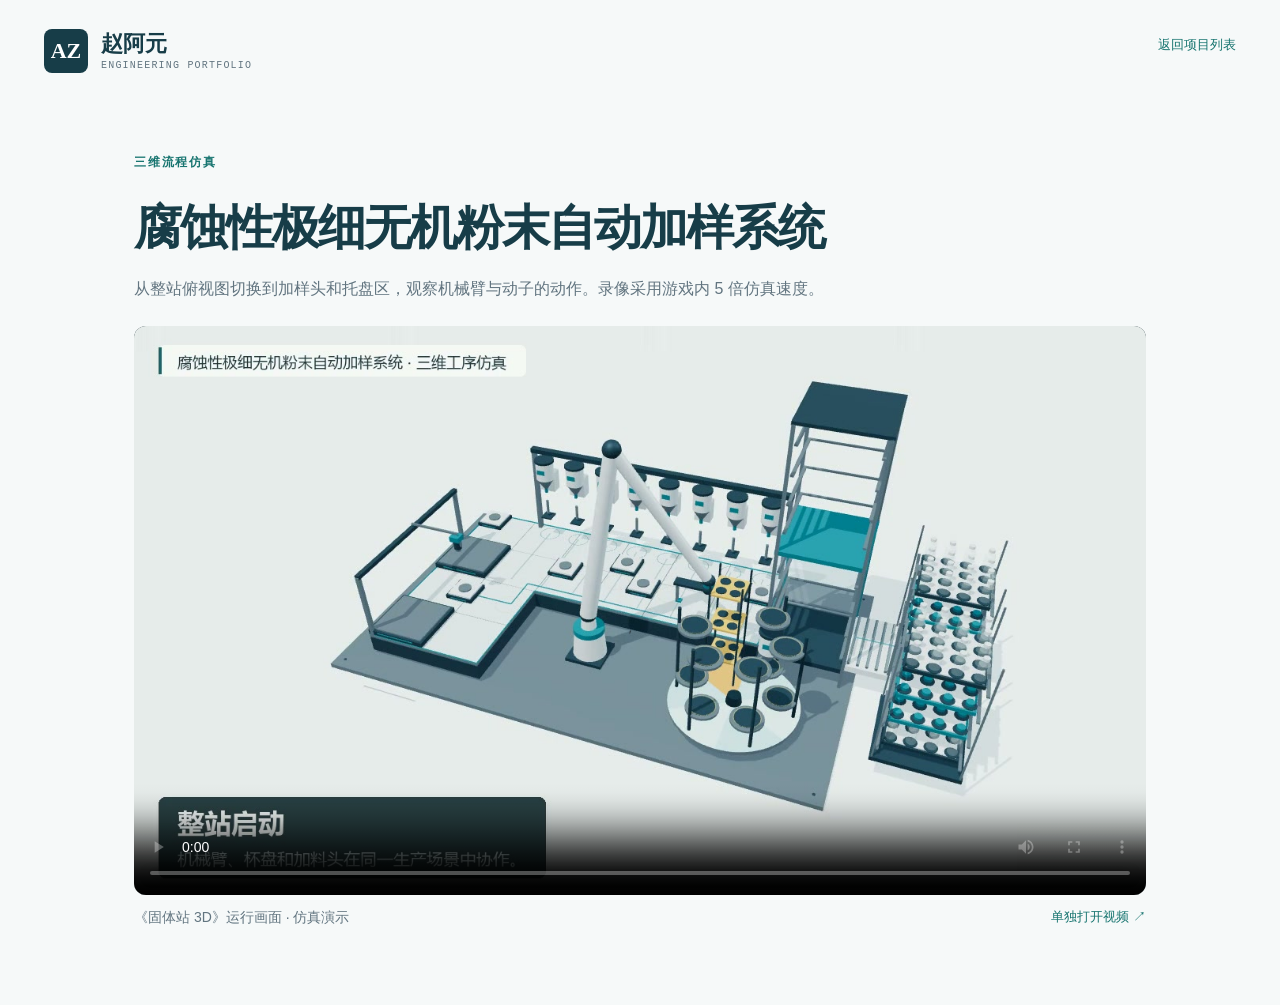
<file: solid-station/index.html>
<!doctype html>
<html lang="zh-CN">
<head>
  <meta charset="utf-8">
  <meta name="viewport" content="width=device-width,initial-scale=1">
  <meta name="theme-color" content="#173d48">
  <meta name="description" content="观看赵阿元的腐蚀性极细无机粉末自动加样系统三维流程仿真演示。">
  <title>自动加样系统 · 三维仿真视频 | 赵阿元</title>
  <link rel="icon" href="../assets/favicon.svg" type="image/svg+xml">
  <link rel="stylesheet" href="../style.css">
</head>
<body class="film-page">
  <header class="header">
    <a class="brand" href="../index.html"><span class="brand-mark">AZ</span><span>赵阿元<small>ENGINEERING PORTFOLIO</small></span></a>
    <a class="text-link" href="../index.html#projects">返回项目列表</a>
  </header>
  <main class="wrap film-main">
    <p class="eyebrow">三维流程仿真</p>
    <h1>腐蚀性极细无机粉末自动加样系统</h1>
    <p class="film-summary">从整站俯视图切换到加样头和托盘区，观察机械臂与动子的动作。录像采用游戏内 5 倍仿真速度。</p>
    <figure>
      <video controls playsinline preload="metadata" poster="../assets/solid-station-poster.jpg" aria-label="固体站三维仿真运行录像">
        <source src="../assets/solid-station-demo.mp4" type="video/mp4">
        <a href="../assets/solid-station-demo.mp4">打开 MP4 视频</a>
      </video>
      <figcaption><span>《固体站 3D》运行画面 · 仿真演示</span><a class="text-link" href="../assets/solid-station-demo.mp4">单独打开视频 ↗</a></figcaption>
    </figure>
  </main>
</body>
</html>
</file>
<file: style.css>
:root{--ink:#173d48;--text:#334d57;--muted:#627580;--teal:#16746f;--paper:#f6f9f9;--line:#d6e1e3;--orange:#bf6137;--navy:#113743;--white:#fff;--radius:12px}*{box-sizing:border-box}html{scroll-behavior:smooth;scroll-padding-top:94px}body{margin:0;background:var(--paper);color:var(--text);font-family:"Segoe UI","Microsoft YaHei",sans-serif;font-size:16px;line-height:1.8}h1,h2,h3,p,figure{margin:0}h1,h2,h3{color:var(--ink);line-height:1.3;text-wrap:balance}h1{font-size:clamp(35px,3.65vw,60px);letter-spacing:-2px;font-weight:700}h1 span{color:var(--teal)}h2{font-size:clamp(30px,3vw,44px);letter-spacing:-1px}h3{font-size:22px}a{color:inherit;text-decoration:none}button,input{font:inherit}button{cursor:pointer}button,a,input,summary{touch-action:manipulation}a:focus-visible,button:focus-visible,input:focus-visible,summary:focus-visible{outline:3px solid var(--orange);outline-offset:4px}.wrap{max-width:1280px;margin:auto;padding-left:44px;padding-right:44px}.header{max-width:1280px;margin:auto;height:102px;padding:0 44px;display:flex;align-items:center;justify-content:space-between;gap:24px}.brand{display:flex;align-items:center;gap:13px;color:var(--ink);font-size:22px;font-weight:700;line-height:1.4}.brand small{display:block;font-family:Consolas,monospace;font-size:10px;letter-spacing:1.2px;color:var(--muted);font-weight:400}.brand-mark{width:44px;height:44px;background:var(--ink);color:white;border-radius:8px;display:grid;place-items:center;font-family:Georgia,serif;font-size:22px}nav{display:flex;align-items:center;gap:30px;font-size:14px}nav a:hover{color:var(--teal)}.nav-contact{border:1px solid var(--line);padding:8px 16px;border-radius:6px}.hero{display:grid;grid-template-columns:1fr 1fr;align-items:center;gap:30px;padding-top:55px;padding-bottom:75px}.eyebrow{font-family:Consolas,"Microsoft YaHei",monospace;letter-spacing:1.8px;font-size:12px;font-weight:600;color:var(--teal);margin-bottom:22px;display:flex;align-items:center;gap:8px}.dot{height:7px;width:7px;background:var(--teal);border-radius:50%}.intro{max-width:510px;margin-top:25px;color:var(--muted);font-size:16px;line-height:1.95}.actions{display:flex;flex-wrap:wrap;gap:15px;margin-top:28px}.button{min-height:46px;padding:10px 22px;display:inline-flex;gap:25px;align-items:center;justify-content:center;border-radius:6px;border:1px solid transparent;font-size:14px}.primary{background:var(--teal);color:var(--white)}.primary:hover{background:#115955}.secondary{border-color:var(--line);background:transparent;color:var(--ink)}.secondary:hover{background:#e7eff0}.hero-tags{display:flex;flex-wrap:wrap;gap:14px;font-family:Consolas,monospace;font-size:12px;margin-top:28px;color:var(--muted)}.hero-visual{border-radius:var(--radius);background:#edf4f6;overflow:hidden;border:1px solid var(--line);position:relative}.figure-top{display:flex;justify-content:space-between;padding:18px 22px;font:10px Consolas,monospace;letter-spacing:1.6px;color:var(--muted)}.hero-visual img{display:block;width:100%;height:auto;mix-blend-mode:multiply}.hero-visual figcaption{padding:17px 22px;border-top:1px solid var(--line);font-size:13px}.hero-visual figcaption strong{display:block;color:var(--ink);font-weight:600}.hero-visual figcaption span{display:block;font-size:11px;margin-top:4px;color:var(--muted)}.scope-strip{background:#eaf1f2;border-top:1px solid var(--line);border-bottom:1px solid var(--line)}.scope-strip>.wrap{display:grid;grid-template-columns:repeat(4,1fr);padding-top:27px;padding-bottom:27px;gap:20px}.scope-strip span{font-weight:600;color:var(--ink)}.scope-strip small{display:block;font-size:12px;font-weight:400;color:var(--muted);margin-top:3px}.section{padding-top:90px;padding-bottom:90px}.section-head{display:flex;justify-content:space-between;align-items:flex-end;gap:50px;margin-bottom:42px}.section-head .eyebrow{margin-bottom:13px}.section-head>p{max-width:370px;color:var(--muted);font-size:15px}.featured{display:grid;grid-template-columns:1fr 1fr;background:white;border:1px solid var(--line);border-radius:var(--radius);overflow:hidden}.feature-media{background:#eef4f5;display:flex;flex-direction:column;justify-content:space-between}.feature-media>img{width:100%;height:350px;object-fit:contain;padding:20px;mix-blend-mode:multiply}.feature-stats{display:flex;gap:25px;padding:18px 26px;border-top:1px solid var(--line);font-size:12px;color:var(--muted)}.feature-stats b{font:24px Consolas,monospace;display:block;color:var(--ink)}.feature-text{padding:32px}.feature-text>.eyebrow{font-size:11px;margin-bottom:14px}.feature-text>p:not(.eyebrow){font-size:14px;margin-top:18px}.feature-text ul{padding-left:18px;font-size:13px;color:var(--muted);margin:15px 0}.feature-text .boundary{padding-top:15px;border-top:1px solid var(--line);font-size:12px!important;color:var(--muted)}.text-link{padding:0;background:none;border:0;color:var(--teal);font-size:13px;text-align:left;min-height:36px}.text-link:hover{text-decoration:underline}.feature-text .actions{gap:22px;margin-top:18px}.project-toolbar{display:flex;justify-content:space-between;align-items:center;gap:18px;margin-top:42px}.filters{display:flex;gap:7px;flex-wrap:wrap}.filters button{border:1px solid var(--line);border-radius:5px;min-height:42px;padding:7px 13px;background:transparent;font-size:12px;color:var(--muted)}.filters button.active{background:var(--ink);border-color:var(--ink);color:white}.search input{width:230px;background:white;border:1px solid var(--line);border-radius:5px;padding:10px 13px;min-height:42px;font-size:12px;color:var(--ink)}.result-label{font-size:12px;color:var(--muted);margin:16px 0}.project-grid{display:grid;grid-template-columns:repeat(3,1fr);gap:18px}.project-card{background:white;border:1px solid var(--line);border-radius:9px;padding:24px;display:flex;flex-direction:column;min-width:0}.project-card:hover{border-color:#83aaa9}.card-top{display:flex;justify-content:space-between;align-items:center;margin-bottom:18px;font:11px Consolas,monospace;color:var(--muted);gap:10px}.category{color:var(--teal)}.project-card h3{font-size:20px;line-height:1.5}.project-card>p{font-size:13px;color:var(--muted);margin:12px 0 20px;flex:1}.card-tags{display:flex;flex-wrap:wrap;gap:6px;margin-bottom:14px}.card-tags span{font:11px Consolas,"Microsoft YaHei",monospace;background:#eef4f4;padding:3px 7px;border-radius:3px;color:var(--teal)}.card-state{font-size:11px;color:var(--muted);border-top:1px solid var(--line);padding-top:12px;margin-bottom:7px}.card-state::before{content:"";display:inline-block;width:5px;height:5px;background:var(--orange);border-radius:50%;margin-right:7px}.empty{padding:40px;text-align:center}.catalog{margin-top:34px;border-top:1px solid var(--line);border-bottom:1px solid var(--line);padding:20px 0}.catalog summary{cursor:pointer;color:var(--ink);font-size:15px}.catalog summary span{margin-left:12px;font-size:12px;color:var(--muted)}.catalog>p{margin:18px 0;font-size:13px;color:var(--muted)}.table-scroll{overflow-x:auto}table{border-collapse:collapse;width:100%;font-size:12px;min-width:620px}th,td{text-align:left;vertical-align:top;padding:12px;border-bottom:1px solid var(--line)}th{background:#eaf1f2;color:var(--ink);font-weight:600}td:first-child{white-space:nowrap}.method-section{background:var(--navy);padding:80px 0;color:#bbd0d7}.method-section h2,.method-section h3{color:#f0f7f7}.method-section .eyebrow{color:#85c1bb}.method-section .section-head>p{color:#bbd0d7}.method-grid{display:grid;grid-template-columns:repeat(4,1fr);gap:30px}.step{font:12px Consolas,monospace;color:#82bcb8}.method-grid h3{margin:17px 0 15px;font-size:21px}.method-grid p{font-size:13px;color:#b2c8d0}.flow-line{display:flex;justify-content:space-between;gap:15px;border-top:1px solid #3b5d68;padding-top:28px;margin-top:38px;font-size:13px}.flow-line i{font-style:normal;color:#82bcb8}.background-grid{display:grid;grid-template-columns:1fr 310px;gap:70px}.timeline article{display:grid;grid-template-columns:150px 1fr;gap:22px;border-top:1px solid var(--line);padding:25px 0}.timeline time{font:12px Consolas,"Microsoft YaHei",monospace;color:var(--muted);padding-top:5px}.timeline h3{font-size:18px}.timeline p{font-size:13px;color:var(--muted);margin-top:10px}.timeline .role{color:var(--teal);font-size:12px;margin-top:7px}.education{background:#eaf1f2;border:1px solid var(--line);border-radius:var(--radius);padding:28px}.education>img{width:72px;height:88px;object-fit:cover;border-radius:5px;margin-bottom:14px}.education h3{font-size:22px}.education>p{font-size:12px;color:var(--muted);margin-top:6px}.education>div{border-top:1px solid var(--line);padding-top:16px;margin-top:18px;font-size:14px}.education>div p{font-size:12px;margin-top:6px;color:var(--muted)}.language{display:block;font-size:12px;color:var(--teal);margin-top:20px}.contact-section{background:#ddeceb;padding:70px 0}.contact-grid{display:grid;grid-template-columns:1fr 1fr;gap:90px}.contact-grid h2{font-size:45px}.contact-grid>div>p:not(.eyebrow){font-size:14px;max-width:420px;margin-top:22px;color:var(--muted)}.contact-links a{display:block;padding:17px 0;border-bottom:1px solid #b8cecd}.contact-links a small{font:10px Consolas,monospace;letter-spacing:1.5px;color:var(--teal);display:block}.contact-links a span{display:flex;justify-content:space-between;align-items:center;font-size:19px;color:var(--ink)}.contact-links a b{font-weight:400;color:var(--teal)}.contact-links>p{font-size:12px!important}.footer{display:flex;justify-content:space-between;align-items:center;gap:20px;padding-top:25px;padding-bottom:25px;font-size:11px;color:var(--muted)}dialog{max-width:760px;width:calc(100% - 30px);border:1px solid var(--line);border-radius:12px;padding:30px;color:var(--text);max-height:85vh;overflow:auto}dialog::backdrop{background:#0d2c38a6}.dialog-top{display:flex;justify-content:space-between;align-items:center;gap:20px}.dialog-top .eyebrow{margin:0}.close{border:1px solid var(--line);background:white;border-radius:5px;height:42px;width:42px;font-size:26px;color:var(--ink)}dialog h2{font-size:28px;margin:22px 0}dialog h3{font-size:16px;margin:24px 0 8px}dialog p,dialog li{font-size:14px}dialog ul{padding-left:21px}dialog img{width:100%;max-height:330px;object-fit:contain;background:#edf4f5;margin:15px 0}dialog .boundary{padding:14px;background:#eef4f4;border-radius:5px;color:var(--muted)}.close-bottom{margin-top:22px}.skip{position:absolute;top:-70px;left:20px;background:white;padding:10px;z-index:10}.skip:focus{top:10px}.sr-only{position:absolute;width:1px;height:1px;overflow:hidden;clip:rect(0,0,0,0)}
@media(min-width:1600px){.hero{padding-top:80px;padding-bottom:90px}}
@media(max-width:1050px){.wrap,.header{padding-left:28px;padding-right:28px}.hero{gap:22px}h1{font-size:43px}.project-grid{grid-template-columns:repeat(2,1fr)}.project-toolbar{flex-direction:column;align-items:stretch}.search input{width:100%}.background-grid{gap:30px;grid-template-columns:1fr 280px}.timeline article{grid-template-columns:120px 1fr}.method-grid{gap:22px}.contact-grid{gap:40px}}
@media(max-width:700px){html{scroll-padding-top:15px}.wrap,.header{padding-left:20px;padding-right:20px}.header{height:auto;min-height:90px;gap:16px;flex-wrap:wrap;padding-top:16px;padding-bottom:16px}.brand{font-size:19px}.brand small{font-size:8px}.brand-mark{width:35px;height:35px;font-size:18px}nav{gap:17px;font-size:12px}.nav-contact{padding:5px 8px}nav a:nth-child(2){display:none}.hero{grid-template-columns:1fr;padding-top:32px;padding-bottom:35px;gap:32px}h1{font-size:40px;letter-spacing:-1px}.intro{font-size:14px}.hero-tags{font-size:11px;gap:12px}.hero-visual{max-width:100%}.scope-strip>.wrap{grid-template-columns:repeat(2,1fr);gap:23px;padding-top:24px;padding-bottom:24px}.scope-strip span{font-size:14px}.scope-strip small{font-size:11px}.section{padding-top:55px;padding-bottom:55px}.section-head{flex-direction:column;align-items:stretch;gap:20px;margin-bottom:30px}.section-head>p{max-width:none;font-size:14px}.featured{grid-template-columns:1fr}.feature-media>img{height:280px}.feature-text{padding:24px}.feature-text h3{font-size:22px}.project-grid{grid-template-columns:1fr}.project-card{padding:22px}.filters{gap:7px}.filters button{font-size:11px;padding:7px 10px}.catalog summary span{display:block;margin-left:17px;margin-top:4px}.method-section{padding:55px 0}.method-grid{grid-template-columns:repeat(2,1fr);gap:28px 23px}.method-grid h3{font-size:18px}.method-grid p{font-size:12px}.flow-line{flex-wrap:wrap;justify-content:flex-start;font-size:11px;gap:13px}.background-grid{grid-template-columns:1fr;gap:25px}.timeline article{grid-template-columns:1fr;gap:12px}.education{display:grid;grid-template-columns:80px 1fr;gap:8px 18px}.education>img{grid-row:span 2;margin:0}.education>h3{align-self:end}.education>p{margin:0}.education>div{grid-column:1 / -1}.language{grid-column:1 / -1}.contact-grid{grid-template-columns:1fr;gap:30px}.contact-grid h2{font-size:36px}.contact-section{padding:50px 0}.contact-links a span{font-size:18px}.footer{flex-wrap:wrap;gap:8px 20px}.footer>span:nth-child(2){order:3;width:100%}dialog{padding:22px}dialog h2{font-size:25px}}
@media(prefers-reduced-motion:reduce){html{scroll-behavior:auto}*{animation:none!important;transition:none!important}}

.project-card .solid-video-link{display:block;align-self:flex-start;margin-top:7px}
.film-main{max-width:1100px;padding-top:clamp(20px,4vw,52px);padding-bottom:64px}
.film-main h1{font-size:clamp(28px,4vw,48px);margin:8px 0 24px;line-height:1.3}
.film-main video{display:block;width:100%;height:auto;aspect-ratio:16/9;border-radius:12px;background:#11242b}
.film-main figcaption{display:flex;justify-content:space-between;gap:8px 20px;flex-wrap:wrap;margin-top:10px;color:var(--muted);font-size:14px}
.film-summary{max-width:54em;margin:-8px 0 22px;color:var(--muted)}
</file>
<file: hexapod/style.css>
:root{--ink:#162c31;--muted:#657478;--accent:#0a6c73;--line:#d7dfdd;--paper:#f6f7f3;--warning:#82460f}*{box-sizing:border-box}html{scroll-behavior:smooth;scroll-padding-top:80px}body{margin:0;background:var(--paper);color:var(--ink);font:15px/1.75 "Microsoft YaHei","Segoe UI",sans-serif}a{color:inherit;text-underline-offset:5px}button,input,select{font:inherit}button,a.button{cursor:pointer}header{height:80px;padding:0 4.5%;display:flex;align-items:center;gap:36px;border-bottom:1px solid var(--line);background:#f6f7f3ed;position:sticky;top:0;z-index:10;backdrop-filter:blur(12px)}.brand{text-decoration:none;font-weight:750;font-size:20px;white-space:nowrap}.brand span{display:block;font:10px/1.4 "Segoe UI",sans-serif;letter-spacing:1.5px;color:var(--muted)}nav{display:flex;gap:28px;margin-left:auto}nav a{text-decoration:none;font-size:13px}.revision{font:10px monospace;color:var(--muted);letter-spacing:1px}.hero{display:grid;grid-template-columns:1fr 1.12fr;min-height:620px;align-items:center;padding:45px 4.5% 30px;gap:12px;overflow:hidden}.eyebrow{font:11px/1.7 "Segoe UI",sans-serif;font-weight:650;letter-spacing:2px;color:var(--accent);margin:0 0 23px}h1{font-size:clamp(32px,3.35vw,54px);letter-spacing:-2px;line-height:1.35;margin:0 0 25px;font-weight:750}h2{font-size:clamp(29px,2.7vw,40px);line-height:1.4;letter-spacing:-1px;margin:0 0 24px}h3{font-size:18px;line-height:1.6;margin:0 0 12px}p{margin:0 0 18px}.lead{max-width:460px;color:var(--muted);font-size:17px;line-height:1.9}.hero-actions{display:flex;align-items:center;gap:26px;margin:32px 0}.button,button{border:1px solid var(--accent);background:var(--accent);color:#fff;padding:10px 17px;border-radius:3px;text-decoration:none;display:inline-flex;align-items:center;justify-content:center;gap:25px;font-size:13px}.button:hover,button:hover{background:#09565c}.text-link{color:var(--accent);font-size:13px}.hero-tags{display:flex;gap:17px;color:var(--muted);font-size:11px;flex-wrap:wrap}.hero-tags span{border-top:1px solid var(--line);padding-top:12px}.hero-visual{margin:0;min-width:0}.hero-visual img{width:100%;mix-blend-mode:multiply}.hero-visual figcaption{text-align:center;color:var(--muted);font-size:11px}.facts{display:grid;grid-template-columns:repeat(4,1fr);border-block:1px solid var(--line);padding:27px 4.5%;gap:25px}.facts div{border-right:1px solid var(--line);padding-right:15px}.facts div:last-child{border:0}.facts strong{font-size:25px;display:block;font-weight:500}.facts span{font-size:12px;color:var(--muted)}.section{padding:85px 4.5%;border-bottom:1px solid var(--line)}.section-title{max-width:700px}.section-title>p:not(.eyebrow){color:var(--muted);max-width:620px}.section-title.inline{display:grid;grid-template-columns:1fr 1fr;gap:70px;max-width:none;align-items:center;margin-bottom:25px}.design-grid{display:grid;grid-template-columns:repeat(3,1fr);gap:35px;margin-top:40px}.design-grid article{border-top:2px solid var(--ink);padding-top:18px;min-width:0}.item-no{font:11px monospace;color:var(--accent);display:block;margin-bottom:16px}.design-grid p{font-size:14px;color:var(--muted);min-height:100px}.design-grid img{display:block;width:100%;height:245px;object-fit:contain;background:#e9eeeb;border:1px solid var(--line);margin:20px 0 14px}.design-grid small{font-size:11px;color:var(--muted);display:block}.lab{display:grid;grid-template-columns:270px minmax(0,1fr);border:1px solid var(--line);background:#fff}.control-panel{padding:25px;border-right:1px solid var(--line)}label{display:block;margin:17px 0 6px;font-size:12px;color:var(--muted)}output{float:right;color:var(--ink);font-family:monospace}select,input[type=number]{display:block;width:100%;padding:9px 8px;border:1px solid var(--line);background:#fff;color:var(--ink);margin:5px 0;border-radius:2px}input[type=range]{width:100%;accent-color:var(--accent);height:20px;margin:0}.button-row{display:flex;gap:6px;margin-top:20px}.button-row button{padding:9px 8px;font-size:11px}.secondary{background:transparent;color:var(--accent)}.secondary:hover{background:#e2eeea}.readout{font:12px/1.9 "Microsoft YaHei",sans-serif;background:#eef3f1;padding:13px;margin:20px 0 14px}.note{font-size:11px;color:var(--muted);line-height:1.8}.viewport-wrap{min-width:0;position:relative}.viewport{height:590px;width:100%;position:relative;background:#e9eeeb}.viewport canvas{display:block;width:100%;height:100%;touch-action:none}.loading{position:absolute;left:20px;top:25px;font-size:13px}.view-caption{padding:10px 18px;display:flex;gap:15px;justify-content:space-between;font-size:10px;color:var(--muted);border-top:1px solid var(--line)}.warning{border-left:3px solid #c58236;background:#faf0de;padding:15px 20px;margin:15px 0 25px;color:var(--warning);font-size:13px}.warning strong{font-weight:650}.fea-lab .viewport{height:580px}.stress-legend{position:absolute;right:20px;bottom:62px;display:flex;align-items:center;gap:8px;font:11px monospace;background:#ffffffdb;padding:7px 10px}.stress-legend div{width:145px;height:10px;background:linear-gradient(90deg,#440154,#3b528b,#21918c,#5ec962,#fde725)}.analysis-details{display:grid;grid-template-columns:1fr 1.3fr;gap:55px;margin-top:32px;font-size:14px}.table-scroll{overflow:auto}table{width:100%;border-collapse:collapse;font-size:12px;text-align:left}th{color:var(--muted);font-weight:500}th,td{padding:11px 8px;border-bottom:1px solid var(--line);white-space:nowrap}.capacity{background:#e8eeea}.capacity-grid{display:grid;grid-template-columns:1.4fr 1fr;gap:80px;margin-top:36px}.capacity-number{font:76px/1.2 "Segoe UI",sans-serif;letter-spacing:-4px;margin-bottom:17px;color:var(--accent)}.capacity-number small{font-size:22px;letter-spacing:0}.capacity-grid p{font-size:14px;max-width:570px;color:#566865}.formula{font-family:monospace;padding:15px 0;border-block:1px solid #cbd6ce}.capacity-controls{padding:20px 28px;background:var(--paper);border:1px solid #cdd8d1}.capacity-controls label:first-child{margin-top:0}.validation-path{margin-top:42px;padding-top:25px;border-top:1px solid #c5d0c9}.validation-path ol{display:grid;grid-template-columns:repeat(4,1fr);gap:35px;padding-left:20px;font-size:13px;color:var(--muted)}.evidence-grid{display:grid;grid-template-columns:1fr 1fr;gap:60px}.evidence-grid ul{padding-left:19px;font-size:14px;color:var(--muted);line-height:2}.evidence details{margin-top:30px;border-top:1px solid var(--line);padding-top:18px;font-size:12px;color:var(--muted)}summary{cursor:pointer;color:var(--ink);margin-bottom:15px}footer{display:flex;justify-content:space-between;align-items:center;padding:30px 4.5%;gap:20px;font-size:11px;color:var(--muted)}footer strong{font-size:18px;color:var(--ink)}:focus-visible{outline:2px solid #ae752c;outline-offset:4px}@media(min-width:1600px){main,header,footer{max-width:1640px;margin:auto}}@media(max-width:1000px){header{gap:15px}.revision{display:none}.hero{min-height:520px}.facts strong{font-size:20px}.design-grid{gap:22px}.design-grid p{min-height:150px}.design-grid img{height:180px}.lab{grid-template-columns:240px minmax(0,1fr)}.viewport{height:610px}.capacity-grid{gap:35px}}@media(max-width:700px){header{height:70px;padding-inline:5%;gap:12px}.brand{font-size:17px}.brand span{font-size:8px}nav{gap:13px}nav a{font-size:11px}nav a:first-child{display:none}.hero{grid-template-columns:1fr;padding:45px 5% 25px;gap:8px}.hero-copy h1{font-size:34px;letter-spacing:-1.5px}.lead{font-size:15px}.hero-actions{gap:18px}.hero-visual img{max-height:340px;object-fit:contain}.facts{grid-template-columns:1fr 1fr;gap:24px;padding:22px 5%}.facts div:nth-child(2){border:0}.facts strong{font-size:21px}.facts span{font-size:10px}.section{padding:55px 5%}.section-title.inline{grid-template-columns:1fr;gap:0;margin-bottom:20px}.eyebrow{font-size:10px;margin-bottom:18px}.design-grid{grid-template-columns:1fr;gap:35px}.design-grid p{min-height:0}.design-grid img{height:260px}.lab{display:flex;flex-direction:column}.control-panel{border-right:0;border-bottom:1px solid var(--line);padding:20px}.control-panel .note{margin-bottom:0}.viewport,.fea-lab .viewport{height:390px}.view-caption{font-size:9px;gap:8px}.analysis-details,.capacity-grid,.evidence-grid{grid-template-columns:1fr;gap:30px}.capacity-number{font-size:65px}.validation-path ol{grid-template-columns:1fr;gap:12px}.capacity-controls{padding:20px}.stress-legend{right:10px;bottom:65px}.stress-legend div{width:100px}footer{flex-wrap:wrap;padding:25px 5%;gap:10px}.hero-tags{font-size:10px}}@media(prefers-reduced-motion:reduce){html{scroll-behavior:auto}}@media print{header{position:static}nav,.hero-actions,.lab,.capacity-controls{display:none}.section{padding:25px 0;break-inside:avoid}.hero{min-height:auto;padding:15px 0}.facts{padding:15px 0}.design-grid img{height:140px}body{background:#fff;font-size:11px}h1{font-size:28px}h2{font-size:23px}.capacity-number{font-size:48px}}
</file>
<file: hexapod/prototype.css>
.prototype{display:grid;grid-template-columns:1.2fr 1fr;align-items:center;gap:70px}.prototype>div{max-width:590px}.prototype>div>p:not(.eyebrow){color:var(--muted)}.prototype figure{margin:0}.prototype img{width:100%;height:430px;object-fit:contain;background:#e6eae3}.prototype figcaption{font-size:11px;color:var(--muted);margin-top:9px}@media(max-width:700px){.prototype{grid-template-columns:1fr;gap:20px}.prototype img{height:380px}}@media print{.prototype img{height:250px}}
.analysis-details > div{min-width:0}
.hip-scale{display:flex;justify-content:space-between;font-size:10px;color:var(--muted)}
#servo-readout{margin:8px 0;font-size:11px}
#hip-evidence{border-left:3px solid #c58236;padding-left:9px}
#hip-evidence[data-state="sampled_interference"]{color:#9c3434;border-color:#9c3434}
#motion .viewport-wrap{display:flex;flex-direction:column}
#motion .viewport{flex:1;height:auto;min-height:590px}
@media(max-width:700px){#motion .viewport{flex:none;height:390px;min-height:0}}

.viewport .view-preview{width:100%;height:100%;object-fit:contain;background:#e9eeeb}.viewport .view-preview+.loading{position:absolute;top:auto;bottom:0;left:0;right:0;margin:0;transform:none;padding:.55rem;background:#fff;color:#324648;text-align:center;font-size:.8rem} footer a{color:inherit}
</file>
